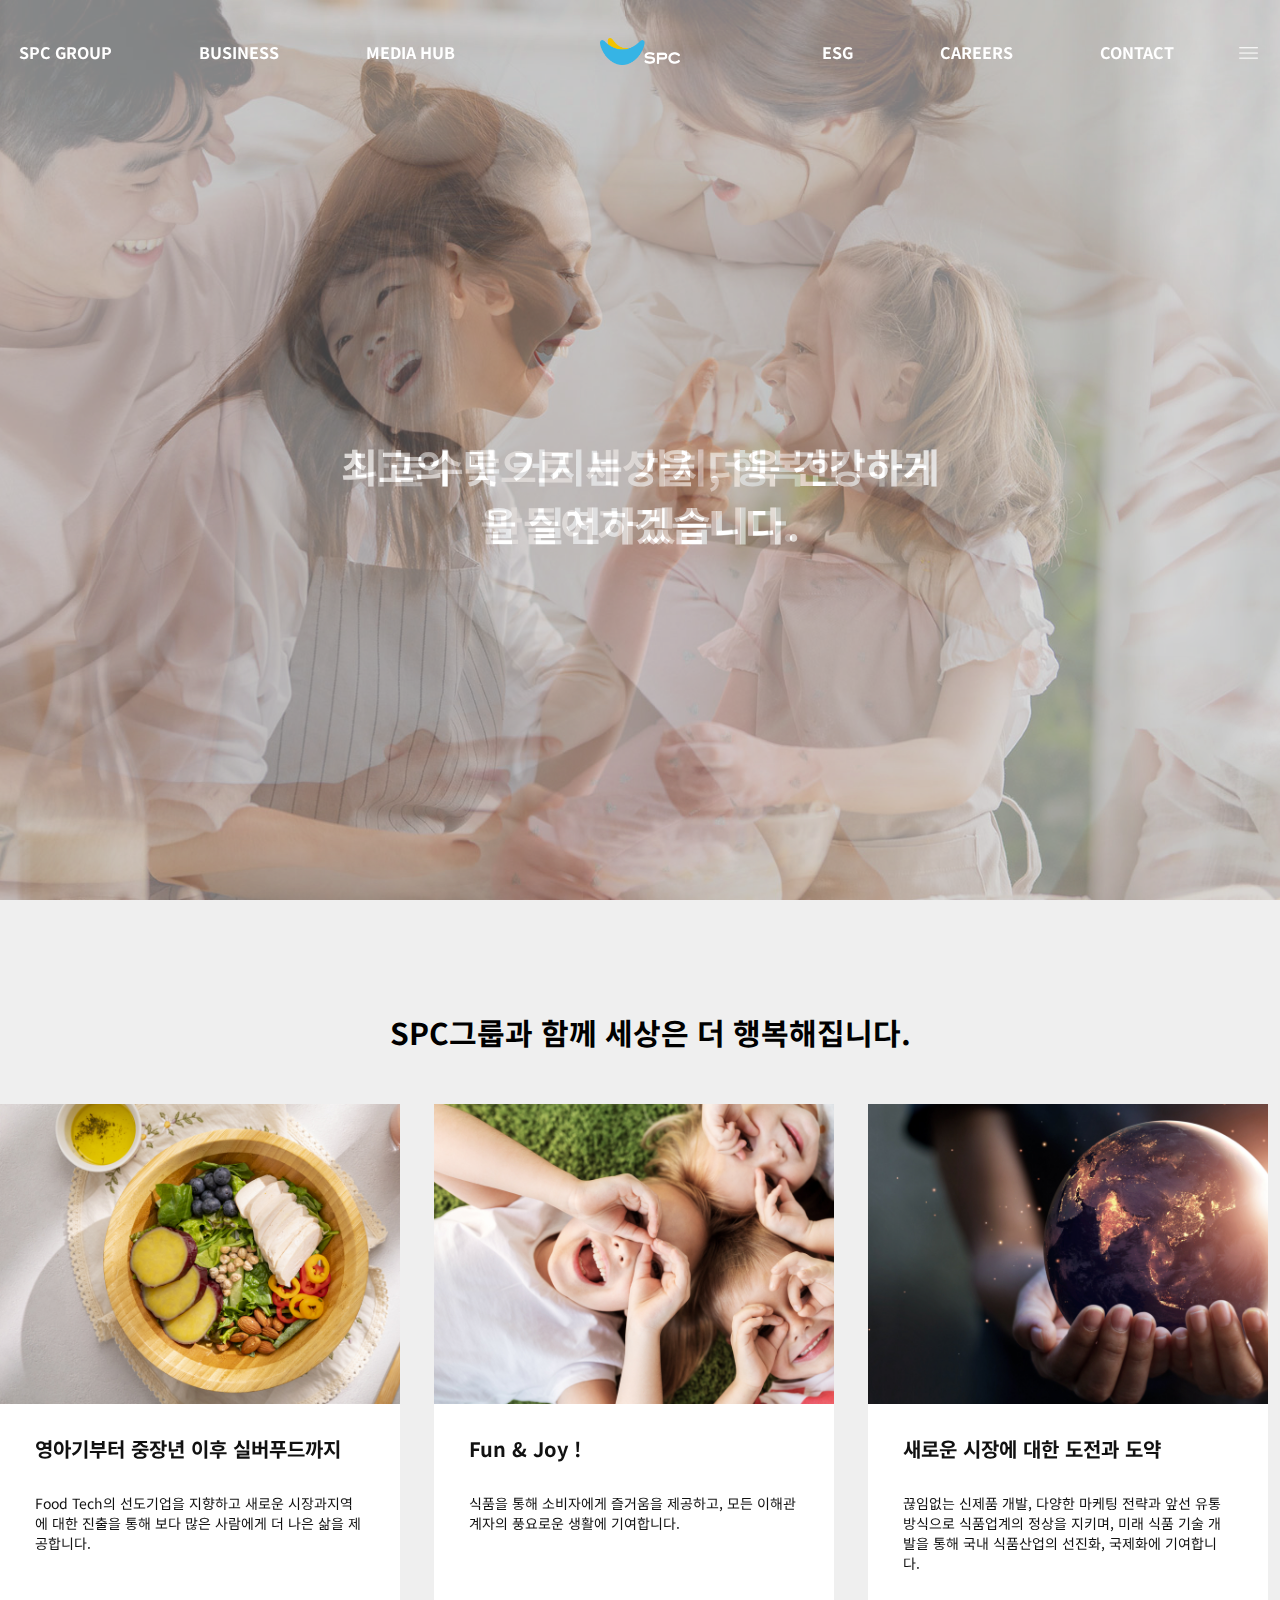
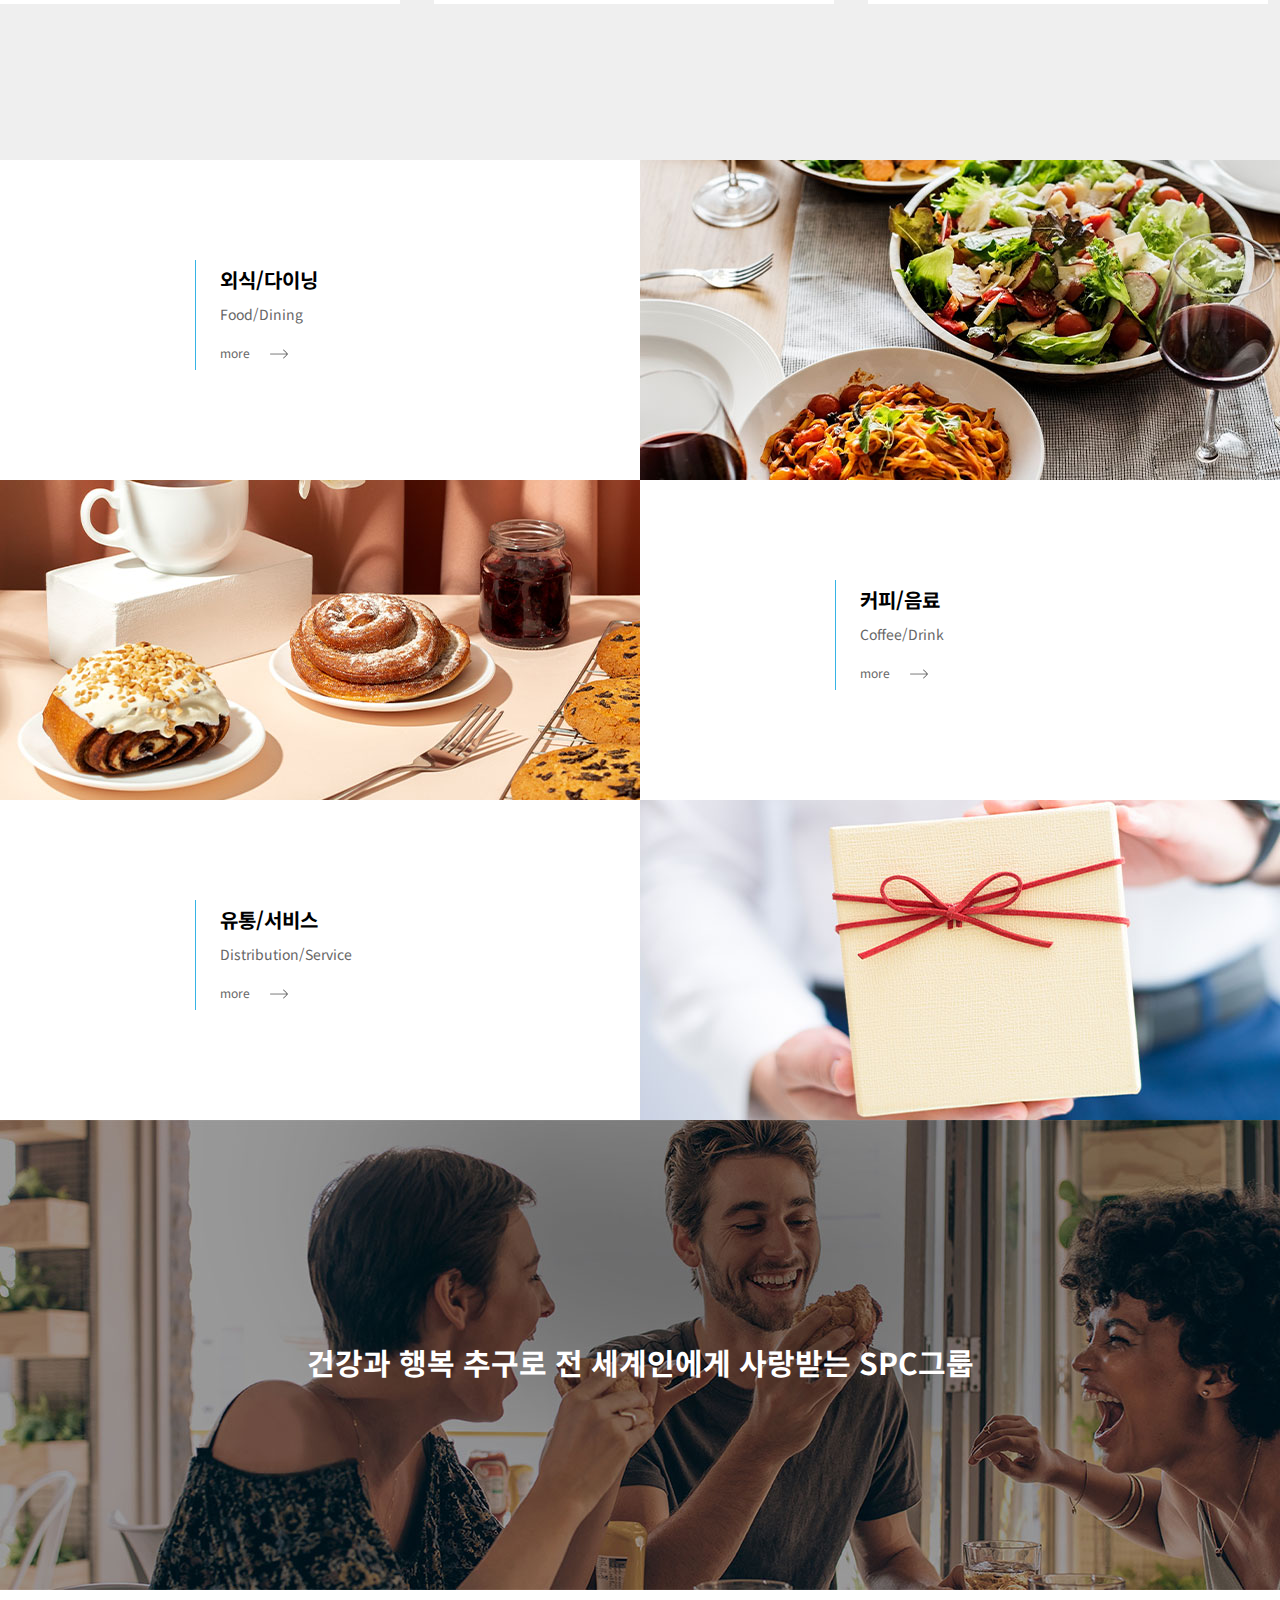
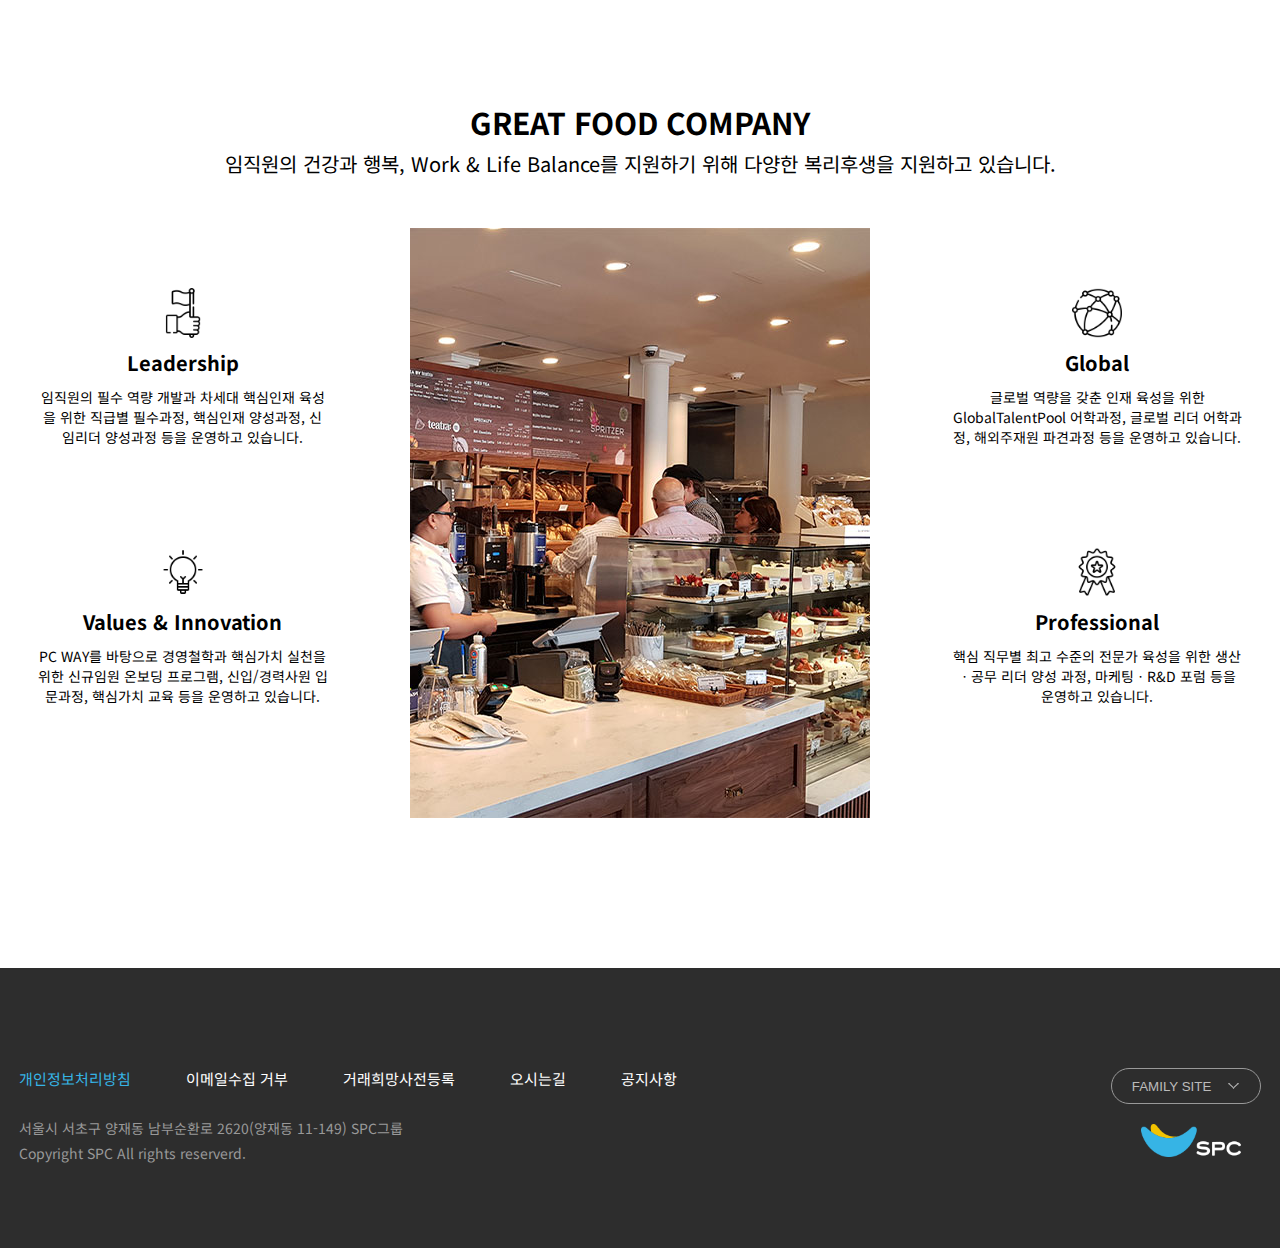
<file: index.html>
<!doctype html>
<html lang="ko">
<head>
<meta charset="UTF-8">
<title>spc</title>
<meta name="viewport" content="width=device-width, initial-scale=1">
<link rel="stylesheet" href="css/spc_header.css">
<link rel="stylesheet" href="css/spc_footer.css">
<link rel="stylesheet" href="css/spc.css">
<link rel="stylesheet" href="slickslider/slick.css">
<link rel="stylesheet" href="slickslider/slick-theme.css">
<script src="js/jquery-3.6.1.js"></script>
<script src="js/spc_header.js"></script>
<script src="js/spc.js"></script>
<script src="slickslider/slick.js"></script>
</head>

<body>
	<header>
		<div class="inner">
			<h1 class="logo">
			    <a href="index.html" target="_self"><span class="hide-txt">spc</span><img src="img/logo.png"></a>
			</h1>
			<nav>
				<ul class="gnb">
					<li class="left"><a href="spc_group.html" target="_self">SPC GROUP</a>
						<ul class="submenu">
							<li><a href="#">CEO 인사말</a></li>
							<li><a href="#">SPC WAY</a></li>
							<li><a href="#">연혁</a></li>
							<li><a href="#">CI</a></li>
						</ul>
					</li>
					<li class="left"><a href="spc_business.html" target="_self">BUSINESS</a>
						<ul class="submenu">
							<li><a href="#">글로벌</a></li>
							<li><a href="#">계열사</a></li>
							<li><a href="#">브랜드</a></li>
							<li><a href="#">R&amp;D</a></li>
						</ul>
					</li>
					<li class="left"><a href="spc_media.html" target="_self">MEDIA HUB</a>
						<ul class="submenu">
							<li><a href="#">패밀리채널</a></li>
							<li><a href="#">뉴스</a></li>
							<li><a href="#">SPC매거진</a></li>
							<li><a href="#">SNS</a></li>
							<li><a href="#">유튜브</a></li>
							<li><a href="#">CF</a></li>
						</ul>
					</li>
					<li class="right"><a href="spc_contact.html" target="_self">CONTACT</a>
						<ul class="submenu">
							<li><a href="#">창업정보</a></li>
							<li><a href="#">오시는길</a></li>
						</ul>
					</li>
					<li class="right"><a href="spc_careers.html" target="_self">CAREERS</a>
						<ul class="submenu">
							<li><a href="#">인재채용</a></li>
							<li><a href="#">인재양성</a></li>
						</ul>
					</li>
					<li class="right"><a href="spc_esg.html" target="_self">ESG</a>
						<ul class="submenu">
							<li><a href="#">SPC 행복한재단</a></li>
							<li><a href="#">사회공헌 소개</a></li>
							<li><a href="#">사회공헌 소식</a></li>
							<li><a href="#">정도경영</a></li>
							<li><a href="#">안전경영</a></li>
						</ul>
					</li>
				</ul>
			</nav>
			<div id="btn_lang">
				<div id="sitemapInner">
					<div>
						<div class="sitemap_txt">
							<div class="area">
								<div>
									<div class="txt_up">
										<button><i></i></button>
									</div>
								</div>
								<ul class="sitemap-1dep">
									<li>
										<a href="spc_group.html" target="_self"><h3>SPC GROUP</h3></a>
										<ul class="sitemap-2dep">
											<li><a href="spc_group.html" target="_self">CEO 인사말</a></li>
											<li><a href="spc_group.html" target="_self">SPC WAY</a></li>
											<li><a href="spc_group.html" target="_self">연혁</a></li>
											<li><a href="spc_group.html" target="_self">CI</a></li>
										</ul>
									</li>
									<li>
										<a href="spc_business.html" target="_self"><h3>BUSINESS</h3></a>
										<ul class="sitemap-2dep">
											<li><a href="spc_business.html" target="_self">글로벌</a></li>
											<li><a href="spc_business.html" target="_self">계열사</a></li>
											<li><a href="spc_business.html" target="_self">브랜드</a></li>
											<li><a href="spc_business.html" target="_self">R&amp;D</a></li>
										</ul>
									</li>
									<li>
										<a href="spc_media.html" target="_self"><h3>MEDIA HUB</h3></a>
										<ul class="sitemap-2dep">
											<li><a href="spc_media.html" target="_self">패밀리채널</a></li>
											<li><a href="spc_media.html" target="_self">뉴스</a></li>
											<li><a href="spc_media.html" target="_self">SPC매거진</a></li>
											<li><a href="spc_media.html" target="_self">SNS</a></li>
											<li><a href="spc_media.html" target="_self">유튜브</a></li>
											<li><a href="spc_media.html" target="_self">CF</a></li>
										</ul>
									</li>
									<li>
										<a href="spc_esg.html" target="_self"><h3>ESG</h3></a>
										<ul class="sitemap-2dep">
											<li><a href="spc_esg.html" target="_self">SPC 행복한재단</a></li>
											<li><a href="spc_esg.html" target="_self">사회공헌 소개</a></li>
											<li><a href="spc_esg.html" target="_self">사회공헌 소식</a></li>
											<li><a href="spc_esg.html" target="_self">정도경영</a></li>
											<li><a href="spc_esg.html" target="_self">안전경영</a></li>
										</ul>
									</li>
									<li>
										<a href="spc_careers.html" target="_self"><h3>CAREERS</h3></a>
										<ul class="sitemap-2dep">
											<li><a href="spc_careers.html" target="_self">인재채용</a></li>
											<li><a href="spc_careers.html" target="_self">인재양성</a></li>
										</ul>
									</li>
									<li>
										<a href="spc_contact.html" target="_self"><h3>CONTACT</h3></a>
										<ul class="sitemap-2dep">
											<li><a href="spc_contact.html" target="_self">창업정보</a></li>
											<li><a href="spc_contact.html" target="_self">오시는길</a></li>
										</ul>
									</li>
								</ul>
							</div>
						</div>
					</div>
				</div>
			</div>
		</div>
	</header>
	<section class="main_visual">
		<div id="slide-container">
			<div class="slide-group">
				<div class="slide">
					<div class="mainTxt">
						<p>나눌수록 커지는 가치, 행복한 나눔을 실천하겠습니다.</p>
					</div>
				</div>
				<div class="slide">
					<div class="mainTxt">
						<p>최고의 맛으로 세상을 더욱 건강하게 만들어가겠습니다.</p>
					</div>
				</div>
				<div class="slide">
					<div class="mainTxt">
						<p>건강과 행복 추구로 전 세계인에게 사랑받는 SPC그룹이 되겠습니다.</p>
					</div>
				</div>
			</div>
		</div>
	</section>
	<section class="section_cont1">
		<div class="cont1_container">
			<h2>SPC그룹과 함께 세상은 더 행복해집니다.</h2>
			<button class="slick-prev"></button>
			<div class="autoplay">
				<div>
					<a href="#">
						<div class="imgArea">
							<img src="img/slide-1.jpg">
						</div>
						<div class="txtArea">
							<h3 class="sub-tit">환경과 식품 안전을 최우선으로</h3>
							<p class="sub-txt">경제, 사회, 환경 등 각 분야에 걸친 체계적인 ESG경영전략과 목표를 바탕으로 미래가치의 창출과 지속가능한성장을 위해 노력합니다.</p>
						</div>
					</a>
				</div>
				<div>
					<a href="#">
						<div class="imgArea">
							<img src="img/slide-2.jpg">
						</div>
						<div class="txtArea">
							 <h3 class="sub-tit">영아기부터 중장년 이후 실버푸드까지</h3>
							 <p class="sub-txt">Food Tech의 선도기업을 지향하고 새로운 시장과지역에 대한 진출을 통해 보다 많은 사람에게 더 나은 삶을 제공합니다.</p>
						</div>
					</a>
				</div>
				<div>
					<a href="#">
						<div class="imgArea">
							<img src="img/slide-3.jpg">
						</div>
						<div class="txtArea">
							<h3 class="sub-tit">Fun &amp; Joy !</h3>
							<p class="sub-txt">식품을 통해 소비자에게 즐거움을 제공하고, 모든 이해관계자의 풍요로운 생활에 기여합니다.</p>
						</div>
					</a>
				</div>
				<div>
					<a href="#">
						<div class="imgArea">
							<img src="img/slide-4.jpg">
						</div>
						<div class="txtArea">
							<h3 class="sub-tit">새로운 시장에 대한 도전과 도약</h3>
							<p class="sub-txt">끊임없는 신제품 개발, 다양한 마케팅 전략과 앞선 유통 방식으로 식품업계의 정상을 지키며, 미래 식품 기술 개발을 통해 국내 식품산업의 선진화, 국제화에 기여합니다.</p>
						</div>
					</a>
				</div>
			</div>
			<button class="slick-next"></button>
		</div>
	</section>
	<section class="section_cont2">
        <div class="first">
            <div class="sect_left">
                <div>
                    <div class="txt2">
                        <h3>외식/다이닝</h3>
                        <p>Food/Dining</p>
                        <a class="arrow" href="spc_business.html#section_cont1" target="_self">more</a>
                    </div>
                </div>
            </div>
            <div class="sect_right"></div>
        </div>
        <div class="second">
            <div class="sect_left"></div>
            <div class="sect_right">
                <div>
                   <div class="txt2">
						<h3>커피/음료</h3>
						<p>Coffee/Drink</p>
						<a class="arrow" href="spc_business.html#section_cont2" target="_self">more</a>
                	</div>
				</div>
            </div>
        </div>
        <div class="third">
            <div class="sect_left">
                <div>
                   <div class="txt2">
						<h3>유통/서비스</h3>
						<p>Distribution/Service</p>
						<a class="arrow" href="spc_business.html#section_cont3" target="_self">more</a>
                	</div>
				</div>
            </div>
            <div class="sect_right"></div>
        </div>
    </section>
	<section class="section_cont3">
		<div class="cont3_bg">
			<h2>건강과 행복 추구로 전 세계인에게 사랑받는 SPC그룹</h2>
		</div>
	</section>
	<section class="section_cont4">
		<div>
			<h2>GREAT FOOD COMPANY</h2>
			<p>임직원의 건강과 행복, Work &amp; Life Balance를 지원하기 위해 다양한 복리후생을 지원하고 있습니다.</p>
			<div class="cont4_inner">
				<div class="cont4_left">
					<div>
						<div class="icon1"></div>
						<h3>Leadership</h3>
						<p>임직원의 필수 역량 개발과 차세대 핵심인재 육성을 위한 직급별 필수과정, 핵심인재 양성과정, 신임리더 양성과정 등을 운영하고 있습니다.</p>
					</div>
					<div>
						<div class="icon2"></div>
						<h3>Values &amp; Innovation</h3>
						<p>PC WAY를 바탕으로 경영철학과 핵심가치 실천을 위한 신규임원 온보딩 프로그램, 신입/경력사원 입문과정, 핵심가치 교육 등을 운영하고 있습니다.</p>
					</div>
				</div>
				<div class="cont4_right">
					<div>
						<div class="icon3"></div>
						<h3>Global</h3>
						<p>글로벌 역량을 갖춘 인재 육성을 위한 GlobalTalentPool 어학과정, 글로벌 리더 어학과정, 해외주재원 파견과정 등을 운영하고 있습니다.</p>
					</div>
					<div>
						<div class="icon4"></div>
						<h3>Professional</h3>
						<p>핵심 직무별 최고 수준의 전문가 육성을 위한 생산ㆍ공무 리더 양성 과정, 마케팅ㆍR&amp;D 포럼 등을 운영하고 있습니다.</p>
					</div>
				</div>
				<div class="cont4_bg"></div>
			</div>
		</div>
	</section>
	<footer>
		<div class="ft_inner">
			<div class="ft_left">
				<div class="ft_btn">
					<a href="#" class="first">개인정보처리방침</a>
					<a href="#">이메일수집 거부</a>
					<a href="#">거래희망사전등록</a>
					<a href="#">오시는길</a>
					<a href="#">공지사항</a>
				</div>
				<div class="ft_txt">
					<p>서울시 서초구 양재동 남부순환로 2620(양재동 11-149) SPC그룹</p>
					<p class="copy">Copyright SPC All rights reserverd.</p>
				</div>
			</div>
			<div class="ft_right">
				<select id="family" onChange="window.open(value)">
					<option value="#">FAMILY SITE</option>
					<option value="https://spcsamlip.co.kr/">SPC삼립</option>
					<option value="http://dining.spc.co.kr/">SPC외식브랜드</option>
					<option value="https://www.spcculinary.co.kr/">SPC컬리너리아카데미</option>
					<option value="https://www.spcgfs.co.kr/">SPC GFS</option>
					<option value="http://spcpack.co.kr/">SPC PACK</option>
				</select>
				<div></div>
			</div> 
		</div> 
	</footer>

</body>
</html>
</file>
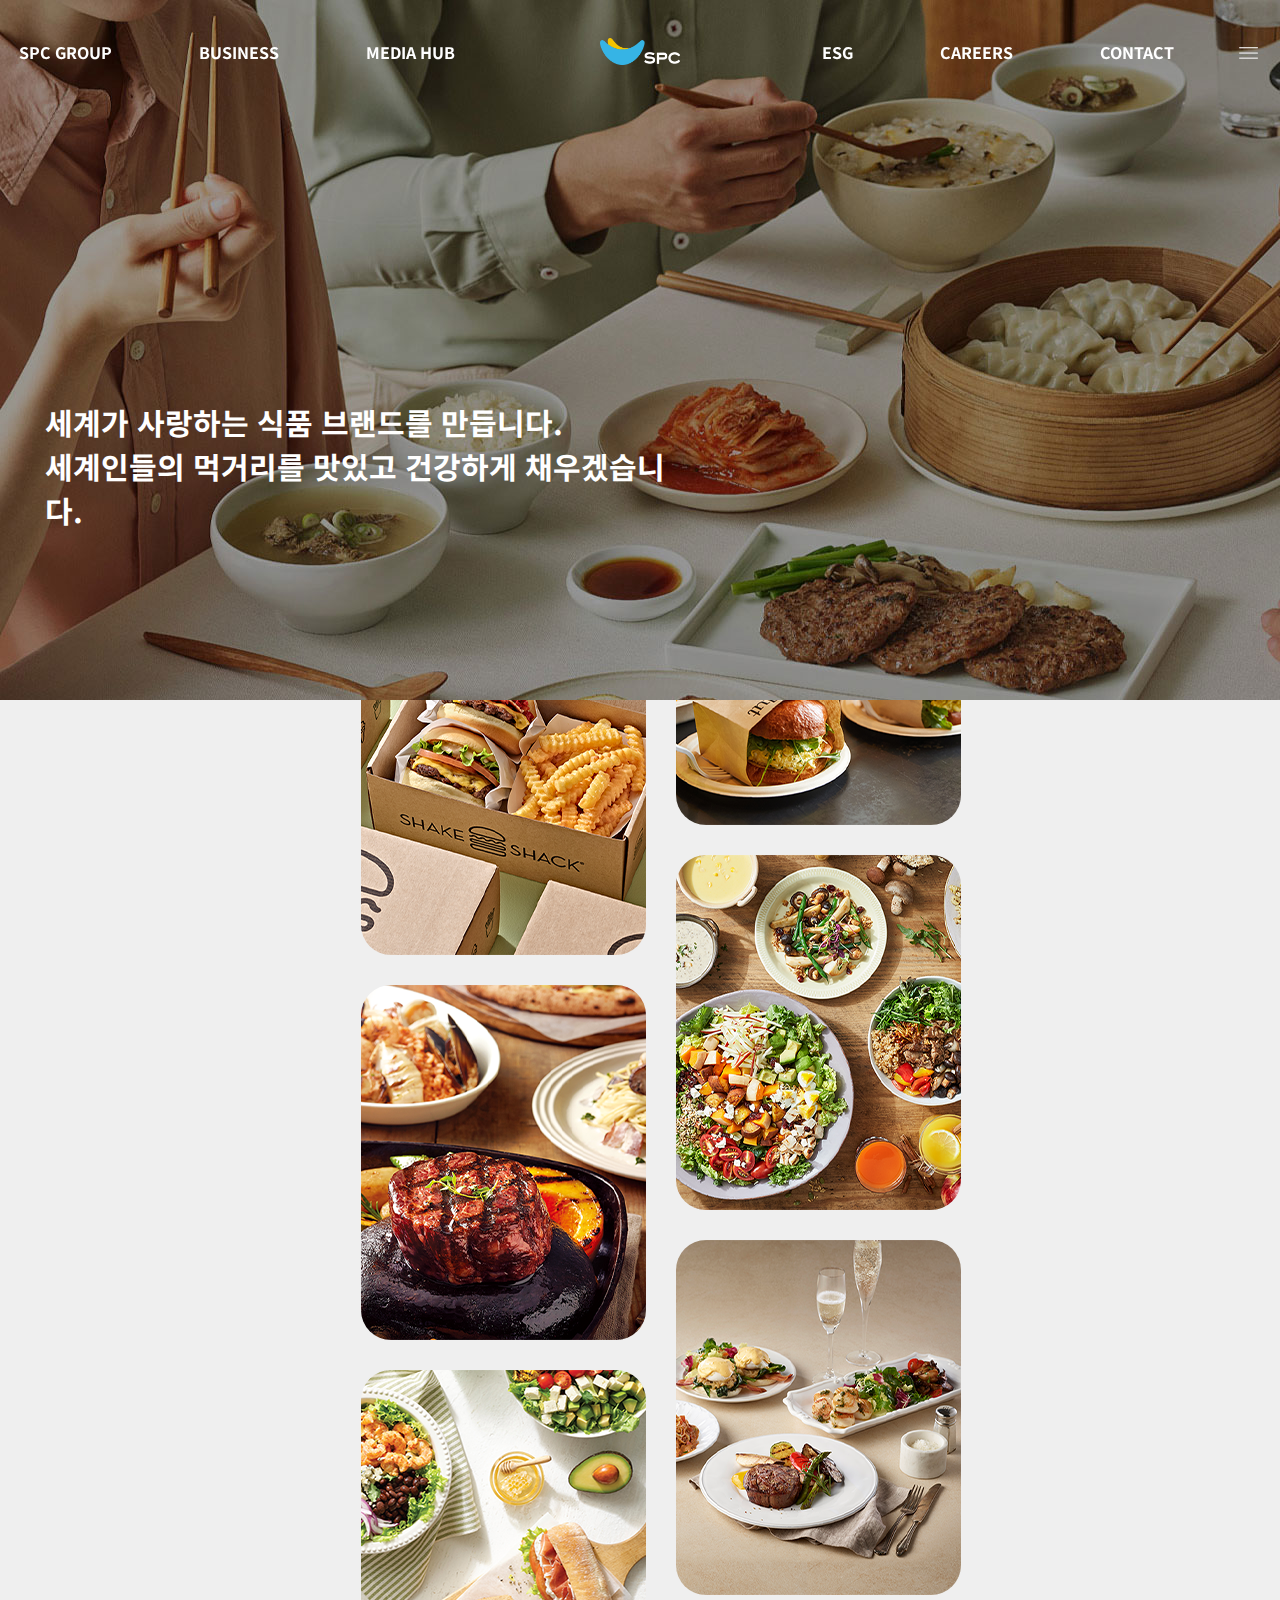
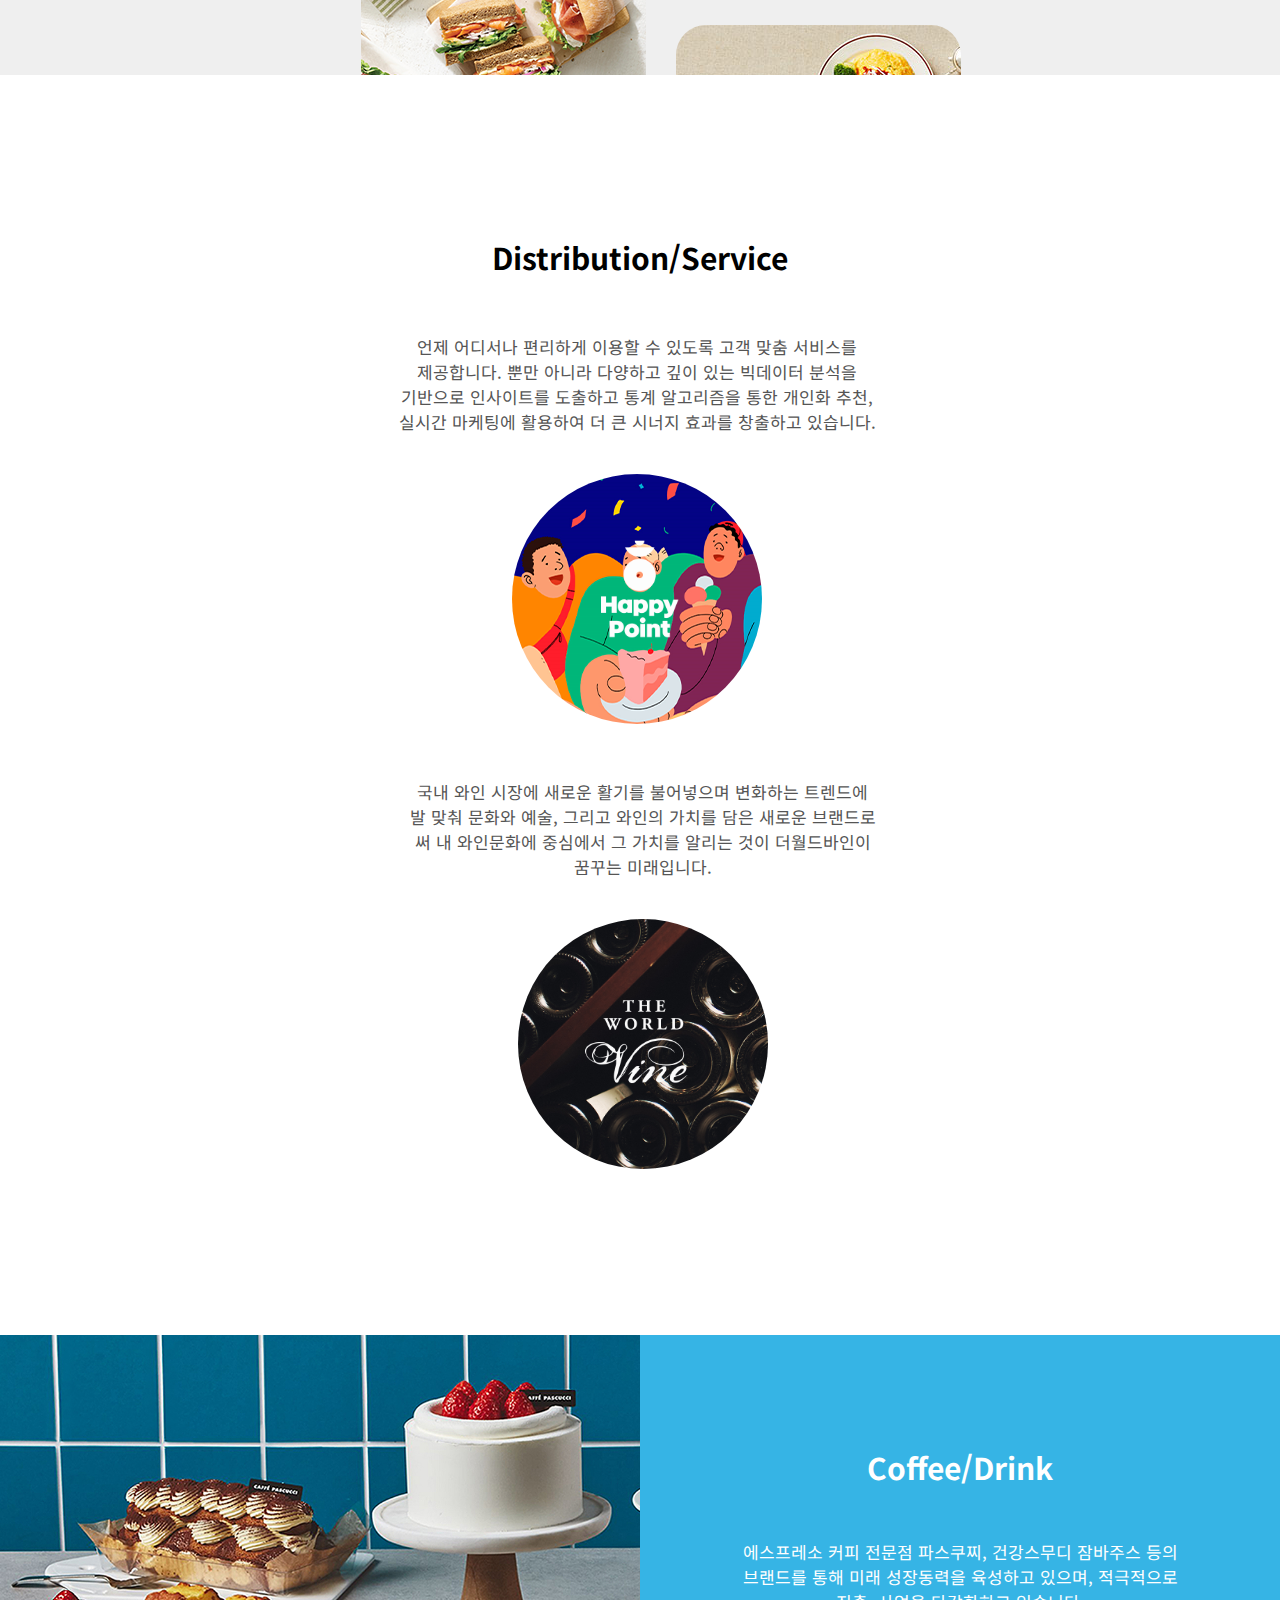
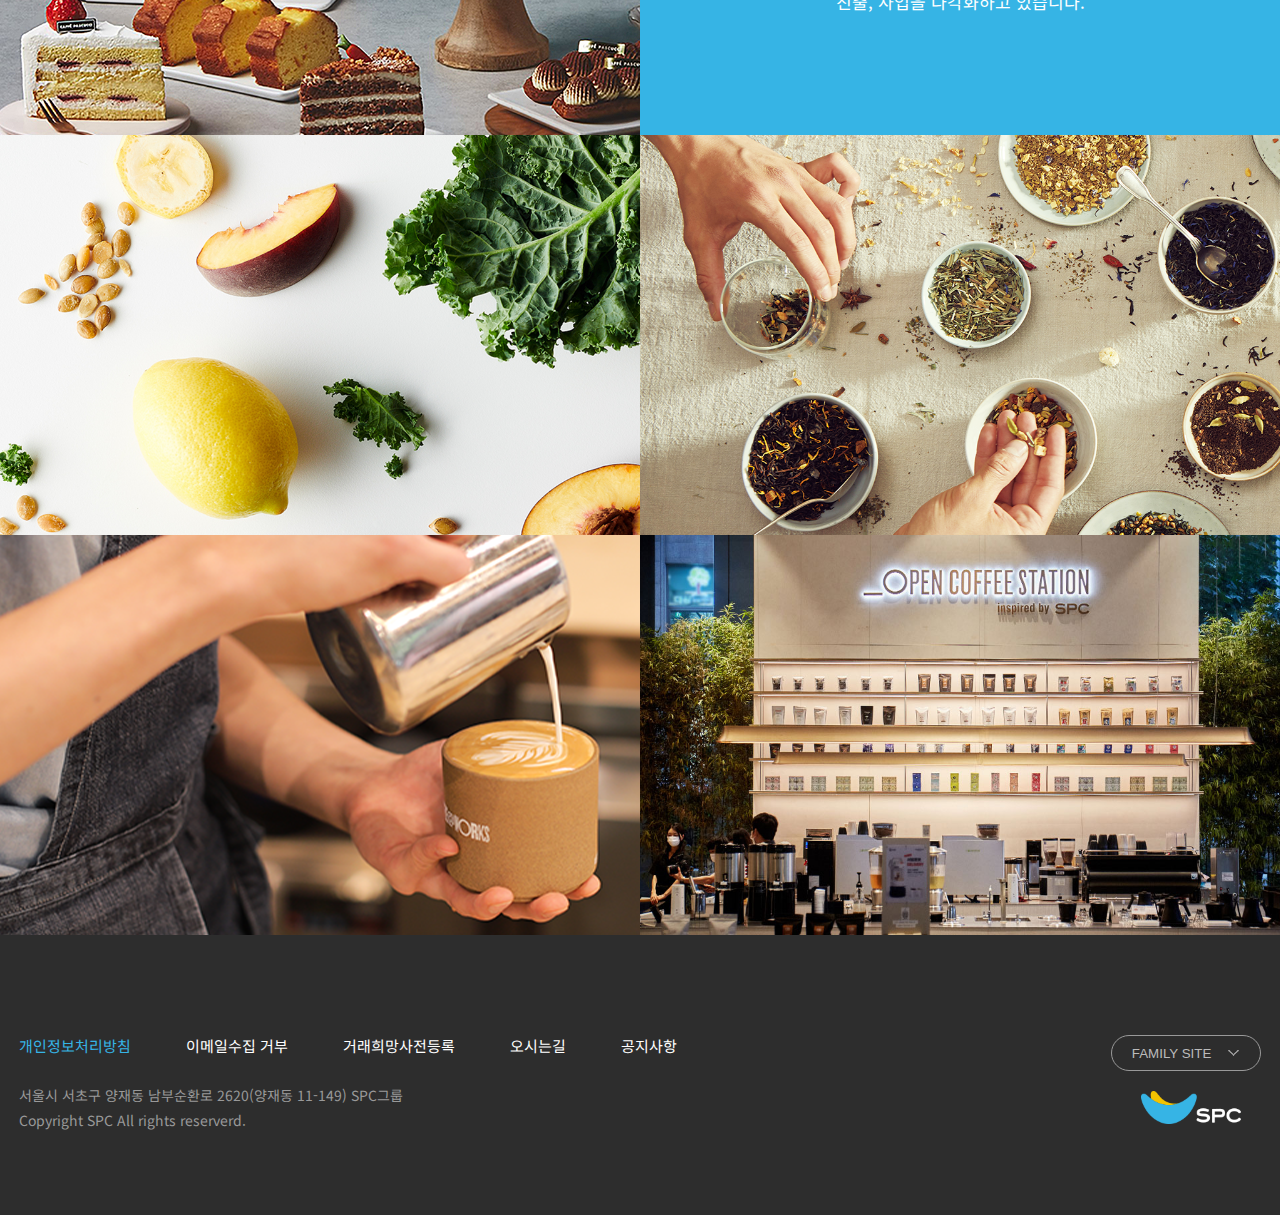
<file: spc_business.html>
<!doctype html>
<html lang="ko">
<head>
<meta charset="UTF-8">
<title>spc</title>
<meta name="viewport" content="width=device-width, initial-scale=1">
<link rel="stylesheet" href="css/spc_header.css">
<link rel="stylesheet" href="css/spc_footer.css">
<link rel="stylesheet" href="css/spc_business.css">
<script src="js/jquery-3.6.1.js"></script>
<script src="js/spc_header.js"></script>
</head>

<body>
	<header>
		<div class="inner">
			<h1 class="logo">
			    <a href="index.html" target="_self"><span class="hide-txt">spc</span><img src="img/logo.png"></a>
			</h1>
			<nav>
				<ul class="gnb">
					<li class="left"><a href="spc_group.html" target="_self">SPC GROUP</a>
						<ul class="submenu">
							<li><a href="#">CEO 인사말</a></li>
							<li><a href="#">SPC WAY</a></li>
							<li><a href="#">연혁</a></li>
							<li><a href="#">CI</a></li>
						</ul>
					</li>
					<li class="left"><a href="spc_business.html" target="_self">BUSINESS</a>
						<ul class="submenu">
							<li><a href="#">글로벌</a></li>
							<li><a href="#">계열사</a></li>
							<li><a href="#">브랜드</a></li>
							<li><a href="#">R&amp;D</a></li>
						</ul>
					</li>
					<li class="left"><a href="spc_media.html" target="_self">MEDIA HUB</a>
						<ul class="submenu">
							<li><a href="#">패밀리채널</a></li>
							<li><a href="#">뉴스</a></li>
							<li><a href="#">SPC매거진</a></li>
							<li><a href="#">SNS</a></li>
							<li><a href="#">유튜브</a></li>
							<li><a href="#">CF</a></li>
						</ul>
					</li>
					<li class="right"><a href="spc_contact.html" target="_self">CONTACT</a>
						<ul class="submenu">
							<li><a href="#">창업정보</a></li>
							<li><a href="#">오시는길</a></li>
						</ul>
					</li>
					<li class="right"><a href="spc_careers.html" target="_self">CAREERS</a>
						<ul class="submenu">
							<li><a href="#">인재채용</a></li>
							<li><a href="#">인재양성</a></li>
						</ul>
					</li>
					<li class="right"><a href="spc_esg.html" target="_self">ESG</a>
						<ul class="submenu">
							<li><a href="#">SPC 행복한재단</a></li>
							<li><a href="#">사회공헌 소개</a></li>
							<li><a href="#">사회공헌 소식</a></li>
							<li><a href="#">정도경영</a></li>
							<li><a href="#">안전경영</a></li>
						</ul>
					</li>
				</ul>
			</nav>
			<div id="btn_lang">
				<div id="sitemapInner">
					<div>
						<div class="sitemap_txt">
							<div class="area">
								<div>
									<div class="txt_up">
										<button><i></i></button>
									</div>
								</div>
								<ul class="sitemap-1dep">
									<li>
										<a href="spc_group.html" target="_self"><h3>SPC GROUP</h3></a>
										<ul class="sitemap-2dep">
											<li><a href="spc_group.html" target="_self">CEO 인사말</a></li>
											<li><a href="spc_group.html" target="_self">SPC WAY</a></li>
											<li><a href="spc_group.html" target="_self">연혁</a></li>
											<li><a href="spc_group.html" target="_self">CI</a></li>
										</ul>
									</li>
									<li>
										<a href="spc_business.html" target="_self"><h3>BUSINESS</h3></a>
										<ul class="sitemap-2dep">
											<li><a href="spc_business.html" target="_self">글로벌</a></li>
											<li><a href="spc_business.html" target="_self">계열사</a></li>
											<li><a href="spc_business.html" target="_self">브랜드</a></li>
											<li><a href="spc_business.html" target="_self">R&amp;D</a></li>
										</ul>
									</li>
									<li>
										<a href="spc_media.html" target="_self"><h3>MEDIA HUB</h3></a>
										<ul class="sitemap-2dep">
											<li><a href="spc_media.html" target="_self">패밀리채널</a></li>
											<li><a href="spc_media.html" target="_self">뉴스</a></li>
											<li><a href="spc_media.html" target="_self">SPC매거진</a></li>
											<li><a href="spc_media.html" target="_self">SNS</a></li>
											<li><a href="spc_media.html" target="_self">유튜브</a></li>
											<li><a href="spc_media.html" target="_self">CF</a></li>
										</ul>
									</li>
									<li>
										<a href="spc_esg.html" target="_self"><h3>ESG</h3></a>
										<ul class="sitemap-2dep">
											<li><a href="spc_esg.html" target="_self">SPC 행복한재단</a></li>
											<li><a href="spc_esg.html" target="_self">사회공헌 소개</a></li>
											<li><a href="spc_esg.html" target="_self">사회공헌 소식</a></li>
											<li><a href="spc_esg.html" target="_self">정도경영</a></li>
											<li><a href="spc_esg.html" target="_self">안전경영</a></li>
										</ul>
									</li>
									<li>
										<a href="spc_careers.html" target="_self"><h3>CAREERS</h3></a>
										<ul class="sitemap-2dep">
											<li><a href="spc_careers.html" target="_self">인재채용</a></li>
											<li><a href="spc_careers.html" target="_self">인재양성</a></li>
										</ul>
									</li>
									<li>
										<a href="spc_contact.html" target="_self"><h3>CONTACT</h3></a>
										<ul class="sitemap-2dep">
											<li><a href="spc_contact.html" target="_self">창업정보</a></li>
											<li><a href="spc_contact.html" target="_self">오시는길</a></li>
										</ul>
									</li>
								</ul>
							</div>
						</div>
					</div>
				</div>
			</div>
		</div>
	</header>
	<section class="visual">
		<div>
			<div>
				<h2>세계가 사랑하는 식품 브랜드를 만듭니다.</h2>
				<h2>세계인들의 먹거리를 맛있고 건강하게 채우겠습니다.</h2>
			</div>
		</div>
	</section>
	<section id="section_cont1">
        <div class="wrap">
            <div class="lf-box">
                <h3>Food/Dining</h3>
                <p>1995년 첨단 자동화시스템을 갖춘 시화공장 준공을 계기로 식품 위생과 안전에 만전을 기하며 더욱 신뢰받는 기업이 되고자 노력하고 있습니다. 아울러 최고 수준의 식품생명공학기업이라는 새로운 비전을 수립하고, 기존 사업의 핵심역량을 지속적으로 강화하면서 외식 프랜차이즈 사업으로 사업다각화를 적극적으로 추진하고 있습니다. 오랜 기술과 경험, 노하우를 기반으로 끊임없이 노력하여 식품산업을 선도하는 세계적 기업으로 성장하고 있습니다.</p>
            </div>
            <div class="rt-box">
                <div class="slide-wrap">
                    <ul class="profile">
                        <li>
                            <div class="img-box1"></div>
                        </li>
                        <li>
                            <div class="img-box2"></div>
                        </li>
                        <li>
                            <div class="img-box3"></div>
                        </li>
                        <li>
                            <div class="img-box4"></div>
                        </li>
                        <li>
                            <div class="img-box5"></div>
                        </li>
                        <li>
                            <div class="img-box6"></div>
                        </li>
                        <li>
                            <div class="img-box7"></div>
                        </li>
                        <li>
                            <div class="img-box8"></div>
                        </li>
                        <li>
                            <div class="img-box9"></div>
                        </li>
                        <li>
                            <div class="img-box10"></div>
                        </li>
                        <li>
                            <div class="img-box11"></div>
                        </li>
                        <li>
                            <div class="img-box12"></div>
                        </li>
                        <li>
                            <div class="img-box13"></div>
                        </li>
                    </ul>
                </div>
            </div>
        </div>
    </section>
	<section id="section_cont2">
		<div class="wrap">
			<h3>Distribution/Service</h3>
			<div class="cont2-left">
				<p>언제 어디서나 편리하게 이용할 수 있도록 고객 맞춤 서비스를<br>제공합니다. 뿐만 아니라 다양하고 깊이 있는 빅데이터 분석을<br>기반으로 인사이트를 도출하고 통계 알고리즘을 통한 개인화 추천, 실시간 마케팅에 활용하여 더 큰 시너지 효과를 창출하고 있습니다.</p>
				<div class="img-round">
					<div class="img-logo"></div>
				</div>
			</div>
			<div class="cont2-right">
				<p>국내 와인 시장에 새로운 활기를 불어넣으며 변화하는 트렌드에<br>발 맞춰 문화와 예술, 그리고 와인의 가치를 담은 새로운 브랜드로써 내 와인문화에 중심에서 그 가치를 알리는 것이 더월드바인이<br>꿈꾸는 미래입니다.</p>
				<div class="img-round">
					<div class="img-logo"></div>
				</div>
			</div>
		</div>
	</section>
	<section id="section_cont3">
		<ul class="navigation">
			<li>
				<a href="#">COFFEE</a>
				<span class="line2"></span>
			</li>
			<li>
				<a href="#">JUICE</a>
				<span class="line2"></span>
			</li>
			<li>
				<a href="#">TEA</a>
				<span class="line2"></span>
			</li>
		</ul>
		<div class="stage1">
            <div class="stage_lf">
                <div class="stage_bg">
					<div class="cover">
						<div class="cont3_logo"></div>
					</div>
				</div>
            </div>
            <div class="stage_rt">
            	<div class="stage_bg2">
					<div class="txt">
						<h3>Coffee/Drink</h3>
						<p>에스프레소 커피 전문점 파스쿠찌, 건강스무디 잠바주스 등의<br>브랜드를 통해 미래 성장동력을 육성하고 있으며, 적극적으로<br>진출, 사업을 다각화하고 있습니다.</p>
					</div>
				</div>
            </div>
        </div>
        <div class="stage2">
            <div class="stage_lf">
                <div class="stage_bg">
					<div class="cover">
						<div class="cont3_logo"></div>
					</div>
				</div>
            </div>
			<div class="stage_rt">
				<div class="stage_bg2">
					<div class="cover2">
						<div class="cont3_logo2"></div>
					</div>
				</div>
			</div>
        </div>
        <div class="stage3">
            <div class="stage_lf">
                <div class="stage_bg">
					<div class="cover">
						<div class="cont3_logo"></div>
					</div>
				</div>
            </div>
			<div class="stage_rt">
				<div class="stage_bg2">
					<div class="cover2">
						<div class="cont3_logo2"></div>
					</div>
				</div>
			</div>
        </div>
	</section>
	<footer>
		<div class="ft_inner">
			<div class="ft_left">
				<div class="ft_btn">
					<a href="#" class="first">개인정보처리방침</a>
					<a href="#">이메일수집 거부</a>
					<a href="#">거래희망사전등록</a>
					<a href="#">오시는길</a>
					<a href="#">공지사항</a>
				</div>
				<div class="ft_txt">
					<p>서울시 서초구 양재동 남부순환로 2620(양재동 11-149) SPC그룹</p>
					<p class="copy">Copyright SPC All rights reserverd.</p>
				</div>
			</div>
			<div class="ft_right">
				<select id="family" onChange="window.open(value)">
					<option value="#">FAMILY SITE</option>
					<option value="https://spcsamlip.co.kr/">SPC삼립</option>
					<option value="http://dining.spc.co.kr/">SPC외식브랜드</option>
					<option value="https://www.spcculinary.co.kr/">SPC컬리너리아카데미</option>
					<option value="https://www.spcgfs.co.kr/">SPC GFS</option>
					<option value="http://spcpack.co.kr/">SPC PACK</option>
				</select>
				<div></div>
			</div> 
		</div> 
	</footer>

</body>
</html>
</file>
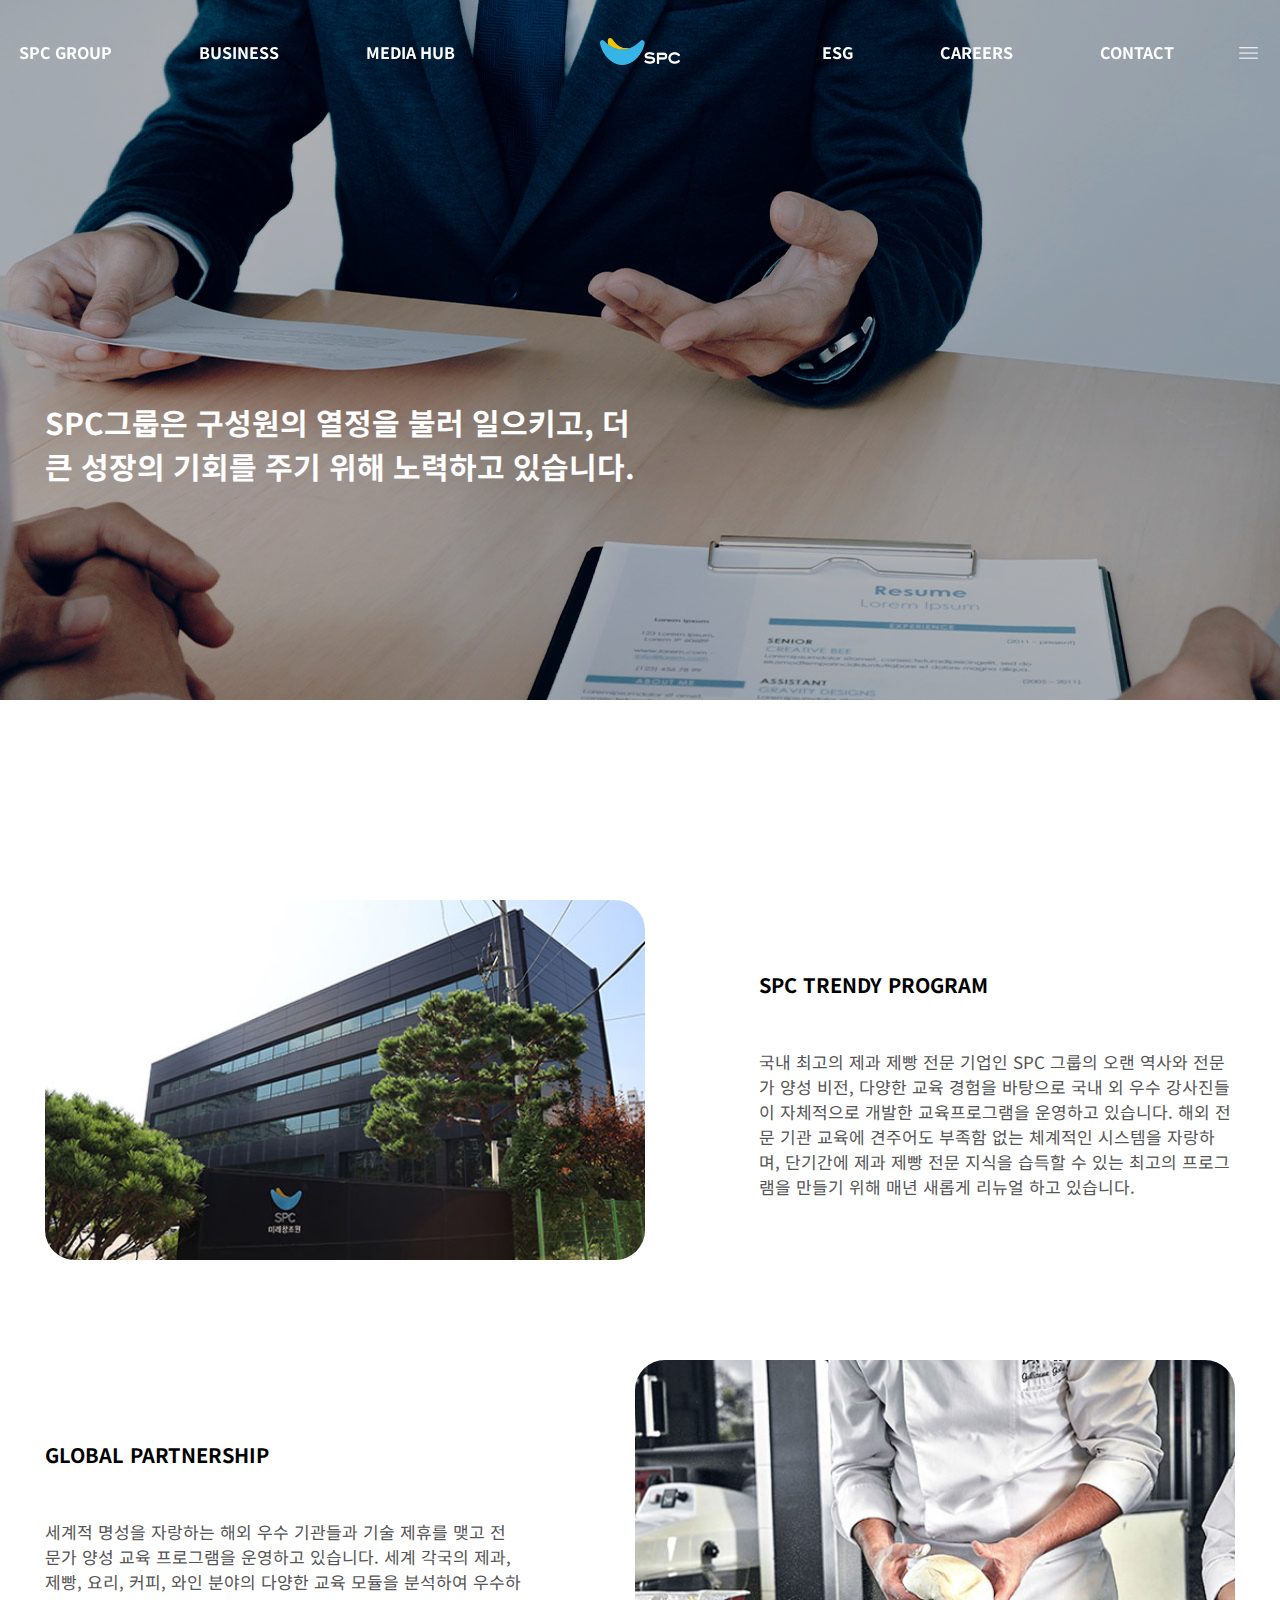
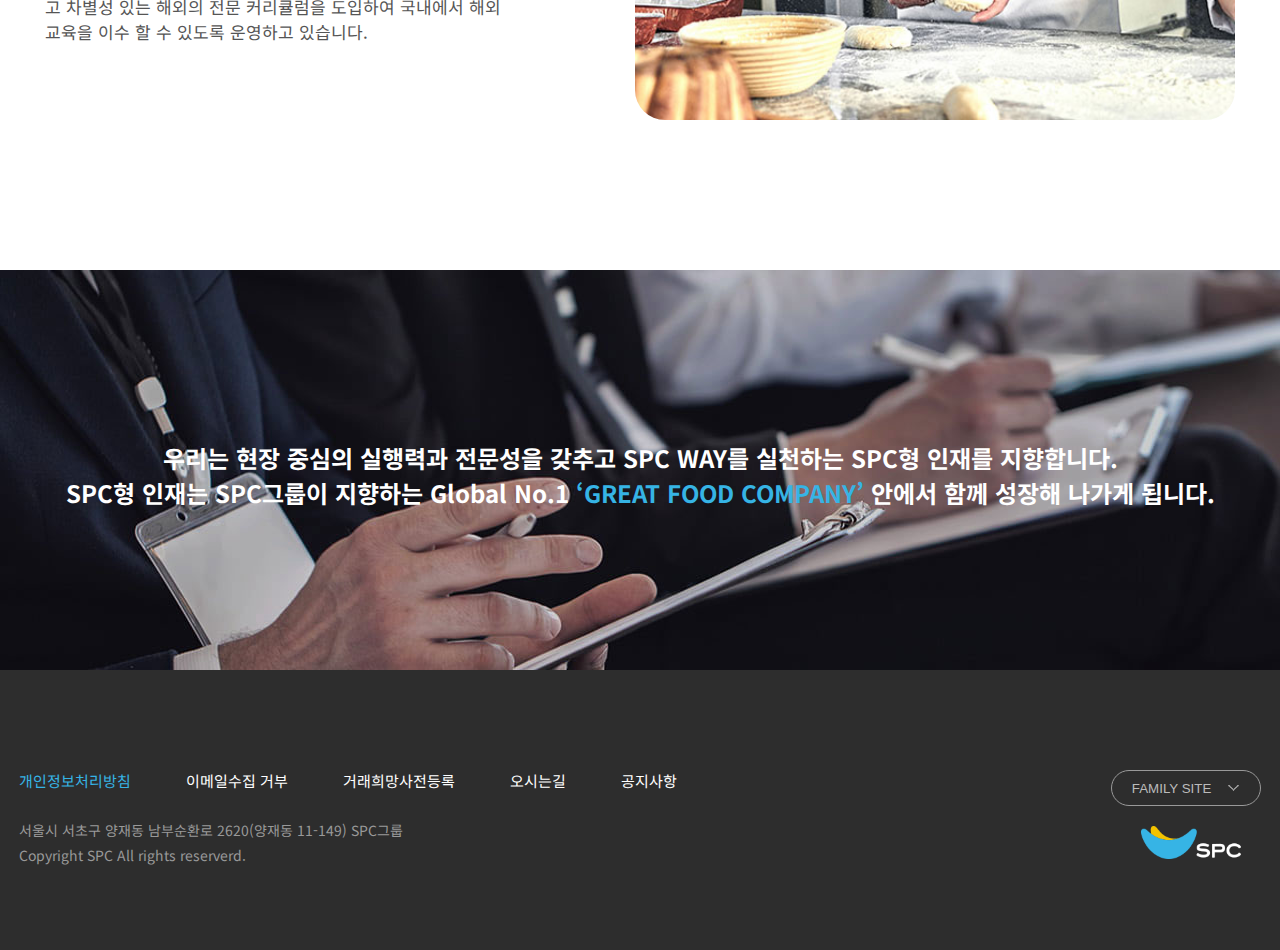
<file: spc_careers.html>
<!doctype html>
<html lang="ko">
<head>
<meta charset="UTF-8">
<title>spc</title>
<meta name="viewport" content="width=device-width, initial-scale=1">
<link rel="stylesheet" href="css/spc_header.css">
<link rel="stylesheet" href="css/spc_footer.css">
<link rel="stylesheet" href="css/spc_careers.css">
<script src="js/jquery-3.6.1.js"></script>
<script src="js/spc_header.js"></script>
</head>

<body>
	<header>
		<div class="inner">
			<h1 class="logo">
			    <a href="index.html" target="_self"><span class="hide-txt">spc</span><img src="img/logo.png"></a>
			</h1>
			<nav>
				<ul class="gnb">
					<li class="left"><a href="spc_group.html" target="_self">SPC GROUP</a>
						<ul class="submenu">
							<li><a href="#">CEO 인사말</a></li>
							<li><a href="#">SPC WAY</a></li>
							<li><a href="#">연혁</a></li>
							<li><a href="#">CI</a></li>
						</ul>
					</li>
					<li class="left"><a href="spc_business.html" target="_self">BUSINESS</a>
						<ul class="submenu">
							<li><a href="#">글로벌</a></li>
							<li><a href="#">계열사</a></li>
							<li><a href="#">브랜드</a></li>
							<li><a href="#">R&amp;D</a></li>
						</ul>
					</li>
					<li class="left"><a href="spc_media.html" target="_self">MEDIA HUB</a>
						<ul class="submenu">
							<li><a href="#">패밀리채널</a></li>
							<li><a href="#">뉴스</a></li>
							<li><a href="#">SPC매거진</a></li>
							<li><a href="#">SNS</a></li>
							<li><a href="#">유튜브</a></li>
							<li><a href="#">CF</a></li>
						</ul>
					</li>
					<li class="right"><a href="spc_contact.html" target="_self">CONTACT</a>
						<ul class="submenu">
							<li><a href="#">창업정보</a></li>
							<li><a href="#">오시는길</a></li>
						</ul>
					</li>
					<li class="right"><a href="spc_careers.html" target="_self">CAREERS</a>
						<ul class="submenu">
							<li><a href="#">인재채용</a></li>
							<li><a href="#">인재양성</a></li>
						</ul>
					</li>
					<li class="right"><a href="spc_esg.html" target="_self">ESG</a>
						<ul class="submenu">
							<li><a href="#">SPC 행복한재단</a></li>
							<li><a href="#">사회공헌 소개</a></li>
							<li><a href="#">사회공헌 소식</a></li>
							<li><a href="#">정도경영</a></li>
							<li><a href="#">안전경영</a></li>
						</ul>
					</li>
				</ul>
			</nav>
			<div id="btn_lang">
				<div id="sitemapInner">
					<div>
						<div class="sitemap_txt">
							<div class="area">
								<div>
									<div class="txt_up">
										<button><i></i></button>
									</div>
								</div>
								<ul class="sitemap-1dep">
									<li>
										<a href="spc_group.html" target="_self"><h3>SPC GROUP</h3></a>
										<ul class="sitemap-2dep">
											<li><a href="spc_group.html" target="_self">CEO 인사말</a></li>
											<li><a href="spc_group.html" target="_self">SPC WAY</a></li>
											<li><a href="spc_group.html" target="_self">연혁</a></li>
											<li><a href="spc_group.html" target="_self">CI</a></li>
										</ul>
									</li>
									<li>
										<a href="spc_business.html" target="_self"><h3>BUSINESS</h3></a>
										<ul class="sitemap-2dep">
											<li><a href="spc_business.html" target="_self">글로벌</a></li>
											<li><a href="spc_business.html" target="_self">계열사</a></li>
											<li><a href="spc_business.html" target="_self">브랜드</a></li>
											<li><a href="spc_business.html" target="_self">R&amp;D</a></li>
										</ul>
									</li>
									<li>
										<a href="spc_media.html" target="_self"><h3>MEDIA HUB</h3></a>
										<ul class="sitemap-2dep">
											<li><a href="spc_media.html" target="_self">패밀리채널</a></li>
											<li><a href="spc_media.html" target="_self">뉴스</a></li>
											<li><a href="spc_media.html" target="_self">SPC매거진</a></li>
											<li><a href="spc_media.html" target="_self">SNS</a></li>
											<li><a href="spc_media.html" target="_self">유튜브</a></li>
											<li><a href="spc_media.html" target="_self">CF</a></li>
										</ul>
									</li>
									<li>
										<a href="spc_esg.html" target="_self"><h3>ESG</h3></a>
										<ul class="sitemap-2dep">
											<li><a href="spc_esg.html" target="_self">SPC 행복한재단</a></li>
											<li><a href="spc_esg.html" target="_self">사회공헌 소개</a></li>
											<li><a href="spc_esg.html" target="_self">사회공헌 소식</a></li>
											<li><a href="spc_esg.html" target="_self">정도경영</a></li>
											<li><a href="spc_esg.html" target="_self">안전경영</a></li>
										</ul>
									</li>
									<li>
										<a href="spc_careers.html" target="_self"><h3>CAREERS</h3></a>
										<ul class="sitemap-2dep">
											<li><a href="spc_careers.html" target="_self">인재채용</a></li>
											<li><a href="spc_careers.html" target="_self">인재양성</a></li>
										</ul>
									</li>
									<li>
										<a href="spc_contact.html" target="_self"><h3>CONTACT</h3></a>
										<ul class="sitemap-2dep">
											<li><a href="spc_contact.html" target="_self">창업정보</a></li>
											<li><a href="spc_contact.html" target="_self">오시는길</a></li>
										</ul>
									</li>
								</ul>
							</div>
						</div>
					</div>
				</div>
			</div>
		</div>
	</header>
	<section class="visual">
		<div>
			<div class="cover">
				<div>
					<h2>SPC그룹은 구성원의 열정을 불러 일으키고, 더 큰 성장의 기회를 주기 위해 노력하고 있습니다.</h2>
				</div>
			</div>
		</div>
	</section>
	<section class="section_cont1">
		<div>
            <div class="cont1_first">
                <div class="cont1_left"></div>
                <div class="cont1_right">
                	<h3>SPC TRENDY PROGRAM</h3>
                    <p>국내 최고의 제과 제빵 전문 기업인 SPC 그룹의 오랜 역사와 전문가 양성 비전, 다양한 교육 경험을 바탕으로 국내 외 우수 강사진들이 자체적으로 개발한 교육프로그램을 운영하고 있습니다. 해외 전문 기관 교육에 견주어도 부족함 없는 체계적인 시스템을 자랑하며, 단기간에 제과 제빵 전문 지식을 습득할 수 있는 최고의 프로그램을 만들기 위해 매년 새롭게 리뉴얼 하고 있습니다.</p>
                </div>
            </div>
            <div class="cont1_second">
                <div class="cont1_left">
                	<h3>GLOBAL PARTNERSHIP</h3>
                    <p>세계적 명성을 자랑하는 해외 우수 기관들과 기술 제휴를 맺고 전문가 양성 교육 프로그램을 운영하고 있습니다. 세계 각국의 제과, 제빵, 요리, 커피, 와인 분야의 다양한 교육 모듈을 분석하여 우수하고 차별성 있는 해외의 전문 커리큘럼을 도입하여 국내에서 해외 교육을 이수 할 수 있도록 운영하고 있습니다.</p>
                </div>
                <div class="cont1_right"></div>
            </div>
        </div>
	</section>
	<section class="section_cont2">
		<div class="cont2_bg">
			<h3>우리는 현장 중심의 실행력과 전문성을 갖추고 SPC WAY를 실천하는 SPC형 인재를 지향합니다.<br>SPC형 인재는 SPC그룹이 지향하는 Global No.1 <span class="color">‘GREAT FOOD COMPANY’</span> 안에서 함께 성장해 나가게 됩니다.</h3>
        </div>
	</section>
	<footer>
		<div class="ft_inner">
			<div class="ft_left">
				<div class="ft_btn">
					<a href="#" class="first">개인정보처리방침</a>
					<a href="#">이메일수집 거부</a>
					<a href="#">거래희망사전등록</a>
					<a href="#">오시는길</a>
					<a href="#">공지사항</a>
				</div>
				<div class="ft_txt">
					<p>서울시 서초구 양재동 남부순환로 2620(양재동 11-149) SPC그룹</p>
					<p class="copy">Copyright SPC All rights reserverd.</p>
				</div>
			</div>
			<div class="ft_right">
				<select id="family" onChange="window.open(value)">
					<option value="#">FAMILY SITE</option>
					<option value="https://spcsamlip.co.kr/">SPC삼립</option>
					<option value="http://dining.spc.co.kr/">SPC외식브랜드</option>
					<option value="https://www.spcculinary.co.kr/">SPC컬리너리아카데미</option>
					<option value="https://www.spcgfs.co.kr/">SPC GFS</option>
					<option value="http://spcpack.co.kr/">SPC PACK</option>
				</select>
				<div></div>
			</div> 
		</div> 
	</footer>

</body>
</html>
</file>
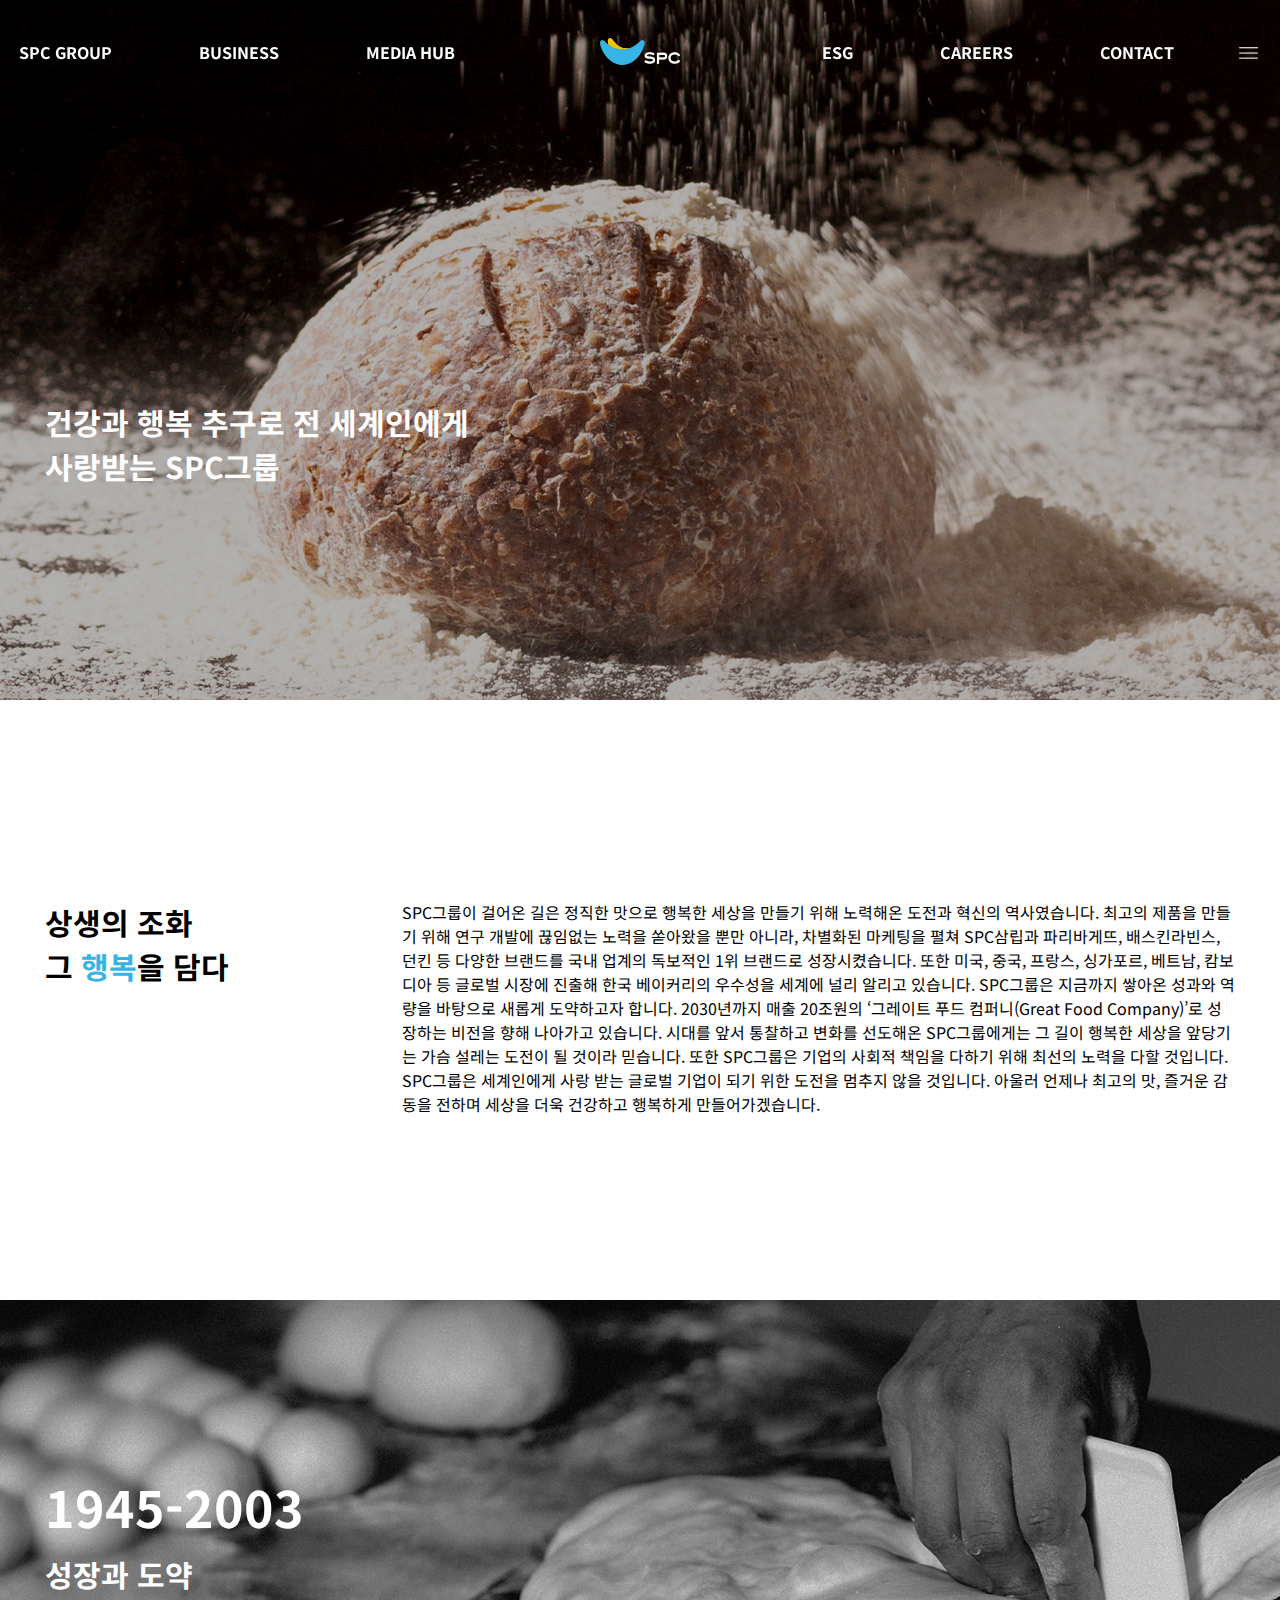
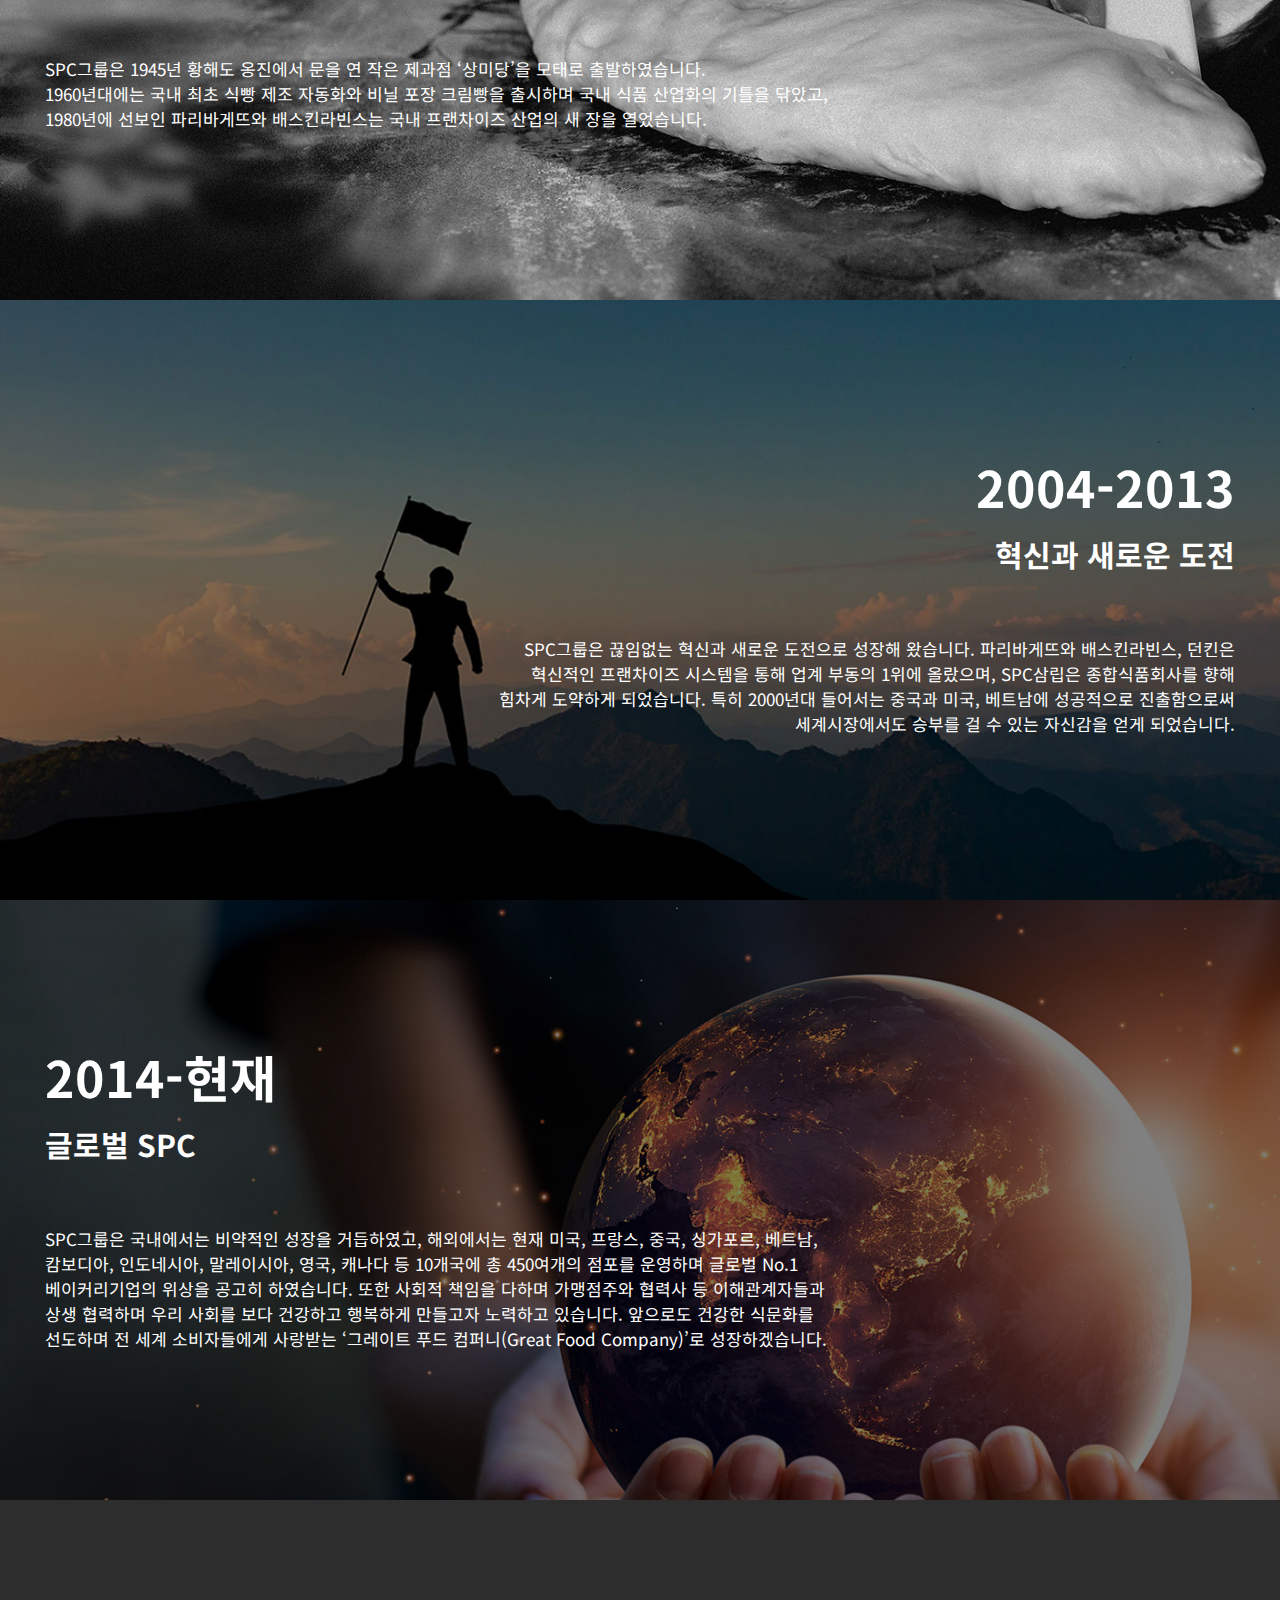
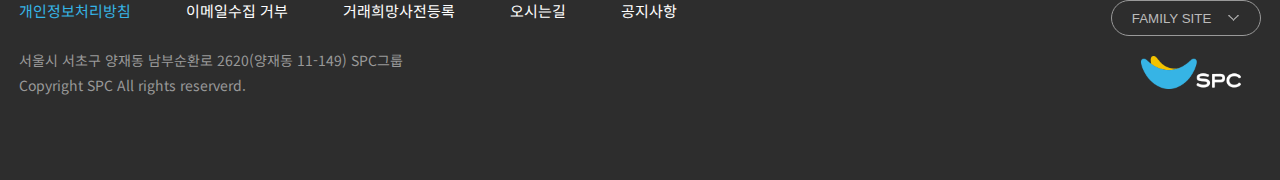
<file: spc_group.html>
<!doctype html>
<html lang="ko">
<head>
<meta charset="UTF-8">
<title>spc</title>
<meta name="viewport" content="width=device-width, initial-scale=1">
<link rel="stylesheet" href="css/spc_header.css">
<link rel="stylesheet" href="css/spc_footer.css">
<link rel="stylesheet" href="css/spc_group.css">
<script src="js/jquery-3.6.1.js"></script>
<script src="js/spc_header.js"></script>
</head>

<body>
	<header>
		<div class="inner">
			<h1 class="logo">
			    <a href="index.html" target="_self"><span class="hide-txt">spc</span><img src="img/logo.png"></a>
			</h1>
			<nav>
				<ul class="gnb">
					<li class="left"><a href="spc_group.html" target="_self">SPC GROUP</a>
						<ul class="submenu">
							<li><a href="#">CEO 인사말</a></li>
							<li><a href="#">SPC WAY</a></li>
							<li><a href="#">연혁</a></li>
							<li><a href="#">CI</a></li>
						</ul>
					</li>
					<li class="left"><a href="spc_business.html" target="_self">BUSINESS</a>
						<ul class="submenu">
							<li><a href="#">글로벌</a></li>
							<li><a href="#">계열사</a></li>
							<li><a href="#">브랜드</a></li>
							<li><a href="#">R&amp;D</a></li>
						</ul>
					</li>
					<li class="left"><a href="spc_media.html" target="_self">MEDIA HUB</a>
						<ul class="submenu">
							<li><a href="#">패밀리채널</a></li>
							<li><a href="#">뉴스</a></li>
							<li><a href="#">SPC매거진</a></li>
							<li><a href="#">SNS</a></li>
							<li><a href="#">유튜브</a></li>
							<li><a href="#">CF</a></li>
						</ul>
					</li>
					<li class="right"><a href="spc_contact.html" target="_self">CONTACT</a>
						<ul class="submenu">
							<li><a href="#">창업정보</a></li>
							<li><a href="#">오시는길</a></li>
						</ul>
					</li>
					<li class="right"><a href="spc_careers.html" target="_self">CAREERS</a>
						<ul class="submenu">
							<li><a href="#">인재채용</a></li>
							<li><a href="#">인재양성</a></li>
						</ul>
					</li>
					<li class="right"><a href="spc_esg.html" target="_self">ESG</a>
						<ul class="submenu">
							<li><a href="#">SPC 행복한재단</a></li>
							<li><a href="#">사회공헌 소개</a></li>
							<li><a href="#">사회공헌 소식</a></li>
							<li><a href="#">정도경영</a></li>
							<li><a href="#">안전경영</a></li>
						</ul>
					</li>
				</ul>
			</nav>
			<div id="btn_lang">
				<div id="sitemapInner">
					<div>
						<div class="sitemap_txt">
							<div class="area">
								<div>
									<div class="txt_up">
										<button><i></i></button>
									</div>
								</div>
								<ul class="sitemap-1dep">
									<li>
										<a href="spc_group.html" target="_self"><h3>SPC GROUP</h3></a>
										<ul class="sitemap-2dep">
											<li><a href="spc_group.html" target="_self">CEO 인사말</a></li>
											<li><a href="spc_group.html" target="_self">SPC WAY</a></li>
											<li><a href="spc_group.html" target="_self">연혁</a></li>
											<li><a href="spc_group.html" target="_self">CI</a></li>
										</ul>
									</li>
									<li>
										<a href="spc_business.html" target="_self"><h3>BUSINESS</h3></a>
										<ul class="sitemap-2dep">
											<li><a href="spc_business.html" target="_self">글로벌</a></li>
											<li><a href="spc_business.html" target="_self">계열사</a></li>
											<li><a href="spc_business.html" target="_self">브랜드</a></li>
											<li><a href="spc_business.html" target="_self">R&amp;D</a></li>
										</ul>
									</li>
									<li>
										<a href="spc_media.html" target="_self"><h3>MEDIA HUB</h3></a>
										<ul class="sitemap-2dep">
											<li><a href="spc_media.html" target="_self">패밀리채널</a></li>
											<li><a href="spc_media.html" target="_self">뉴스</a></li>
											<li><a href="spc_media.html" target="_self">SPC매거진</a></li>
											<li><a href="spc_media.html" target="_self">SNS</a></li>
											<li><a href="spc_media.html" target="_self">유튜브</a></li>
											<li><a href="spc_media.html" target="_self">CF</a></li>
										</ul>
									</li>
									<li>
										<a href="spc_esg.html" target="_self"><h3>ESG</h3></a>
										<ul class="sitemap-2dep">
											<li><a href="spc_esg.html" target="_self">SPC 행복한재단</a></li>
											<li><a href="spc_esg.html" target="_self">사회공헌 소개</a></li>
											<li><a href="spc_esg.html" target="_self">사회공헌 소식</a></li>
											<li><a href="spc_esg.html" target="_self">정도경영</a></li>
											<li><a href="spc_esg.html" target="_self">안전경영</a></li>
										</ul>
									</li>
									<li>
										<a href="spc_careers.html" target="_self"><h3>CAREERS</h3></a>
										<ul class="sitemap-2dep">
											<li><a href="spc_careers.html" target="_self">인재채용</a></li>
											<li><a href="spc_careers.html" target="_self">인재양성</a></li>
										</ul>
									</li>
									<li>
										<a href="spc_contact.html" target="_self"><h3>CONTACT</h3></a>
										<ul class="sitemap-2dep">
											<li><a href="spc_contact.html" target="_self">창업정보</a></li>
											<li><a href="spc_contact.html" target="_self">오시는길</a></li>
										</ul>
									</li>
								</ul>
							</div>
						</div>
					</div>
				</div>
			</div>
		</div>
	</header>
	<section class="visual">
		<div>
			<div class="cover">
				<div>
					<h2>건강과 행복 추구로 전 세계인에게 사랑받는 SPC그룹</h2>
				</div>
			</div>
		</div>
	</section>
	<section class="section_cont1">
		<div>
			<h3>상생의 조화<br>그 <span class="color">행복</span>을 담다</h3>
			<p>SPC그룹이 걸어온 길은 정직한 맛으로 행복한 세상을 만들기 위해 노력해온 도전과 혁신의 역사였습니다. 최고의 제품을 만들기 위해 연구 개발에 끊임없는 노력을 쏟아왔을 뿐만 아니라, 차별화된 마케팅을 펼쳐 SPC삼립과 파리바게뜨, 배스킨라빈스, 던킨 등 다양한 브랜드를 국내 업계의 독보적인 1위 브랜드로 성장시켰습니다. 또한 미국, 중국, 프랑스, 싱가포르, 베트남, 캄보디아 등 글로벌 시장에 진출해 한국 베이커리의 우수성을 세계에 널리 알리고 있습니다.  SPC그룹은 지금까지 쌓아온 성과와 역량을 바탕으로 새롭게 도약하고자 합니다. 2030년까지 매출 20조원의 ‘그레이트 푸드 컴퍼니(Great Food Company)’로 성장하는 비전을 향해 나아가고 있습니다.  시대를 앞서 통찰하고 변화를 선도해온 SPC그룹에게는 그 길이 행복한 세상을 앞당기는 가슴 설레는 도전이 될 것이라 믿습니다. 또한 SPC그룹은 기업의 사회적 책임을 다하기 위해 최선의 노력을 다할 것입니다.  SPC그룹은 세계인에게 사랑 받는 글로벌 기업이 되기 위한 도전을 멈추지 않을 것입니다. 아울러 언제나 최고의 맛, 즐거운 감동을 전하며 세상을 더욱 건강하고 행복하게 만들어가겠습니다.</p>
		</div>
	</section>
	<section class="section_cont2">
		<div>
			<div class="wrap">
				<h3>1945-2003</h3>
				<h4>성장과 도약</h4>
				<p>SPC그룹은 1945년 황해도 옹진에서 문을 연 작은 제과점 ‘상미당’을 모태로 출발하였습니다.<br>1960년대에는 국내 최초 식빵 제조 자동화와 비닐 포장 크림빵을 출시하며 국내 식품 산업화의 기틀을 닦았고, 1980년에 선보인 파리바게뜨와 배스킨라빈스는 국내 프랜차이즈 산업의 새 장을 열었습니다.</p>
			</div>
		</div>
	</section>
	<section class="section_cont3">
		<div>
			<div class="wrap">
				<h3>2004-2013</h3>
				<h4>혁신과 새로운 도전</h4>
				<p>SPC그룹은 끊임없는 혁신과 새로운 도전으로 성장해 왔습니다. 파리바게뜨와 배스킨라빈스, 던킨은<br>혁신적인 프랜차이즈 시스템을 통해 업계 부동의 1위에 올랐으며, SPC삼립은 종합식품회사를 향해<br>힘차게 도약하게 되었습니다. 특히 2000년대 들어서는 중국과 미국, 베트남에 성공적으로 진출함으로써<br>세계시장에서도 승부를 걸 수 있는 자신감을 얻게 되었습니다.</p>
			</div>
		</div>
	</section>
	<section class="section_cont4">
		<div>
			<div class="wrap">
				<h3>2014-현재</h3>
				<h4>글로벌 SPC</h4>
				<p>SPC그룹은 국내에서는 비약적인 성장을 거듭하였고, 해외에서는 현재 미국, 프랑스, 중국, 싱가포르, 베트남,<br>캄보디아, 인도네시아, 말레이시아, 영국, 캐나다 등 10개국에 총 450여개의 점포를 운영하며 글로벌 No.1<br>베이커리기업의 위상을 공고히 하였습니다. 또한 사회적 책임을 다하며 가맹점주와 협력사 등 이해관계자들과<br>상생 협력하며 우리 사회를 보다 건강하고 행복하게 만들고자 노력하고 있습니다. 앞으로도 건강한 식문화를<br>선도하며 전 세계 소비자들에게 사랑받는 ‘그레이트 푸드 컴퍼니(Great Food Company)’로 성장하겠습니다.</p>
			</div>
		</div>
	</section>
	<footer>
		<div class="ft_inner">
			<div class="ft_left">
				<div class="ft_btn">
					<a href="#" class="first">개인정보처리방침</a>
					<a href="#">이메일수집 거부</a>
					<a href="#">거래희망사전등록</a>
					<a href="#">오시는길</a>
					<a href="#">공지사항</a>
				</div>
				<div class="ft_txt">
					<p>서울시 서초구 양재동 남부순환로 2620(양재동 11-149) SPC그룹</p>
					<p class="copy">Copyright SPC All rights reserverd.</p>
				</div>
			</div>
			<div class="ft_right">
				<select id="family" onChange="window.open(value)">
					<option value="#">FAMILY SITE</option>
					<option value="https://spcsamlip.co.kr/">SPC삼립</option>
					<option value="http://dining.spc.co.kr/">SPC외식브랜드</option>
					<option value="https://www.spcculinary.co.kr/">SPC컬리너리아카데미</option>
					<option value="https://www.spcgfs.co.kr/">SPC GFS</option>
					<option value="http://spcpack.co.kr/">SPC PACK</option>
				</select>
				<div></div>
			</div> 
		</div> 
	</footer>

</body>
</html>
</file>
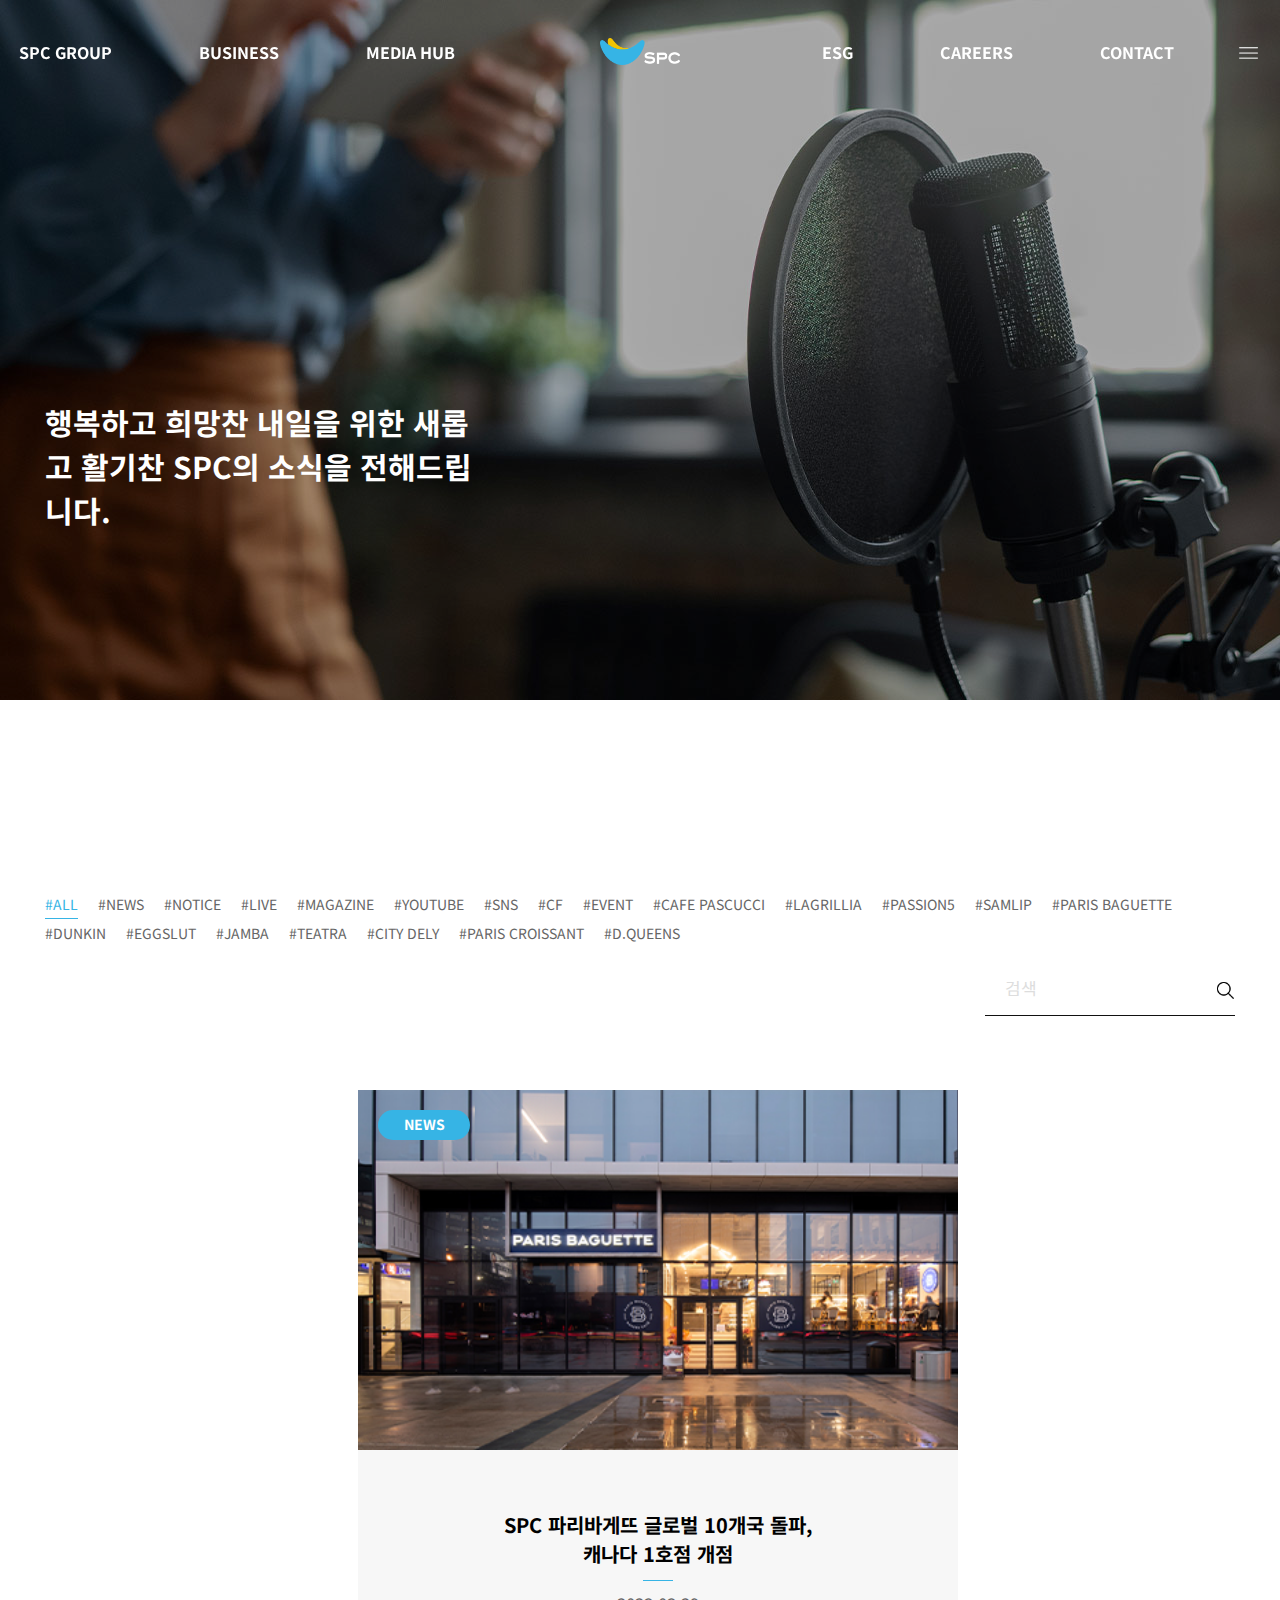
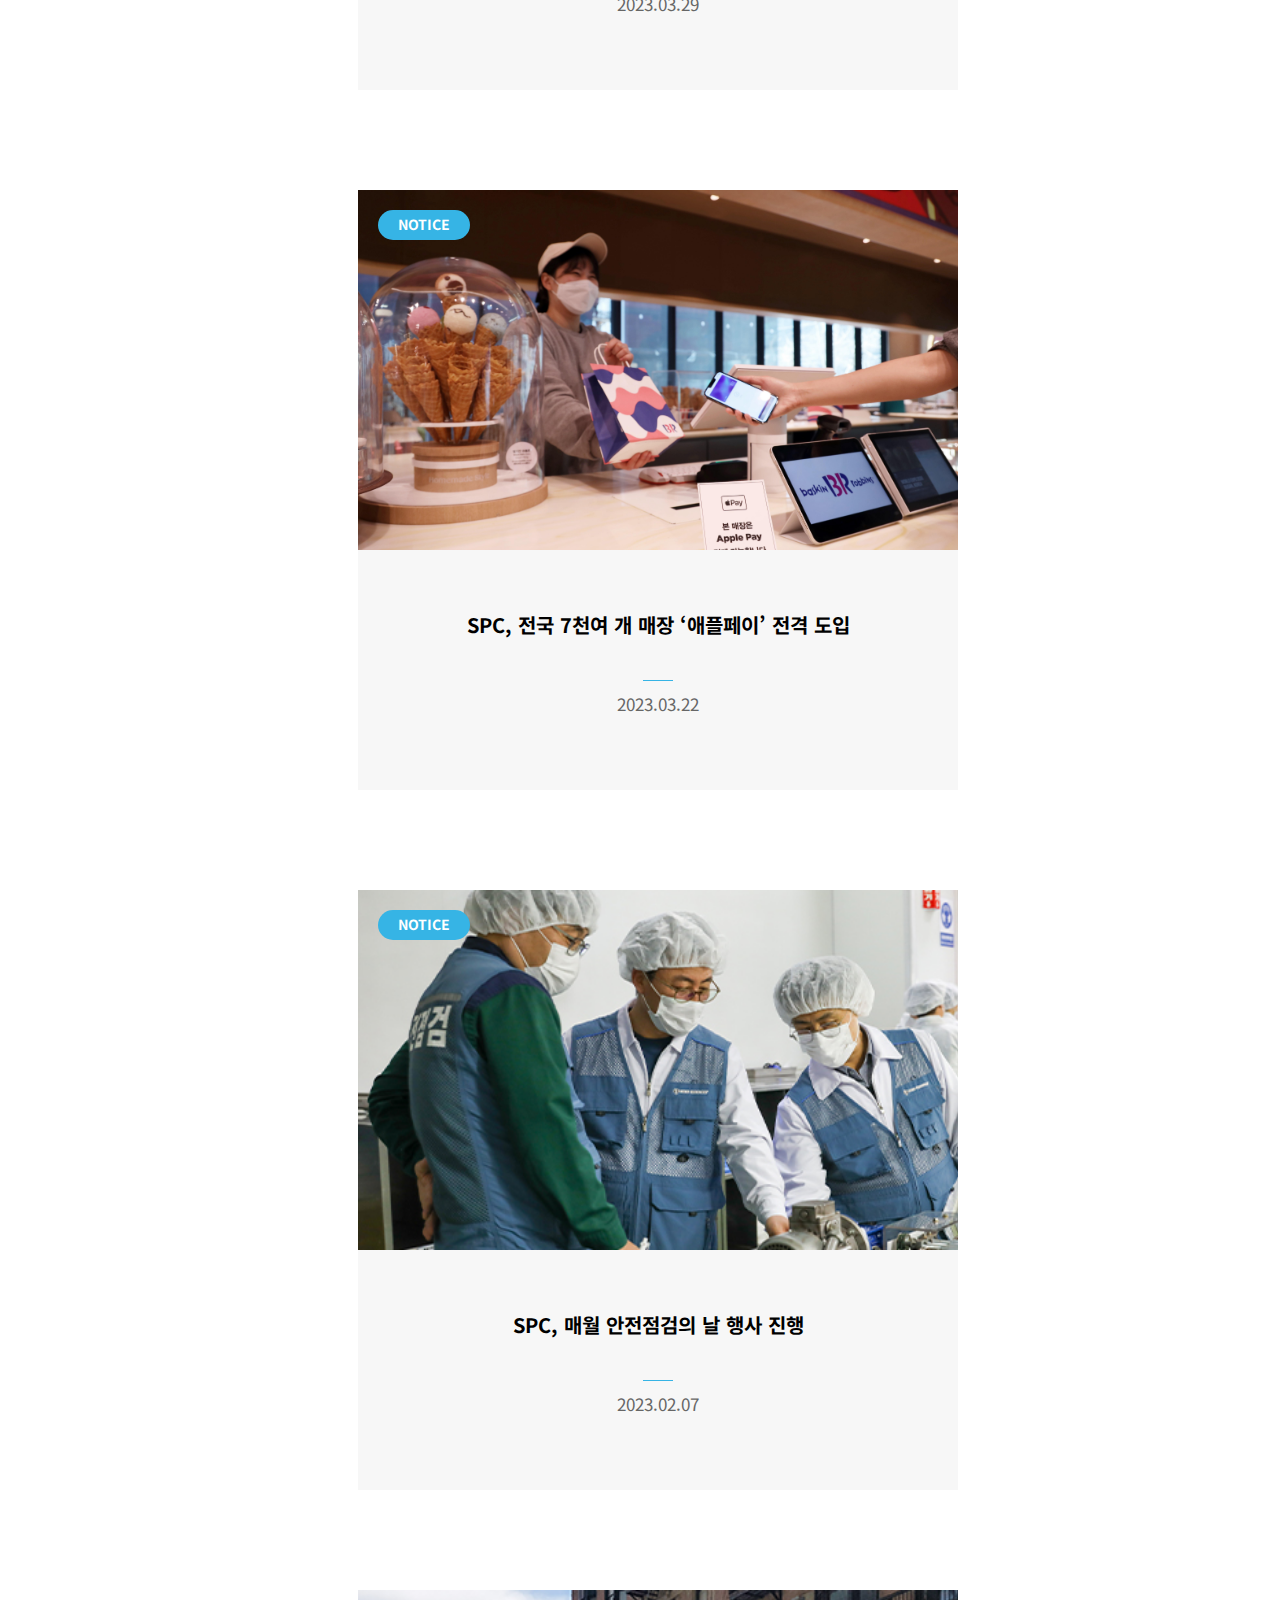
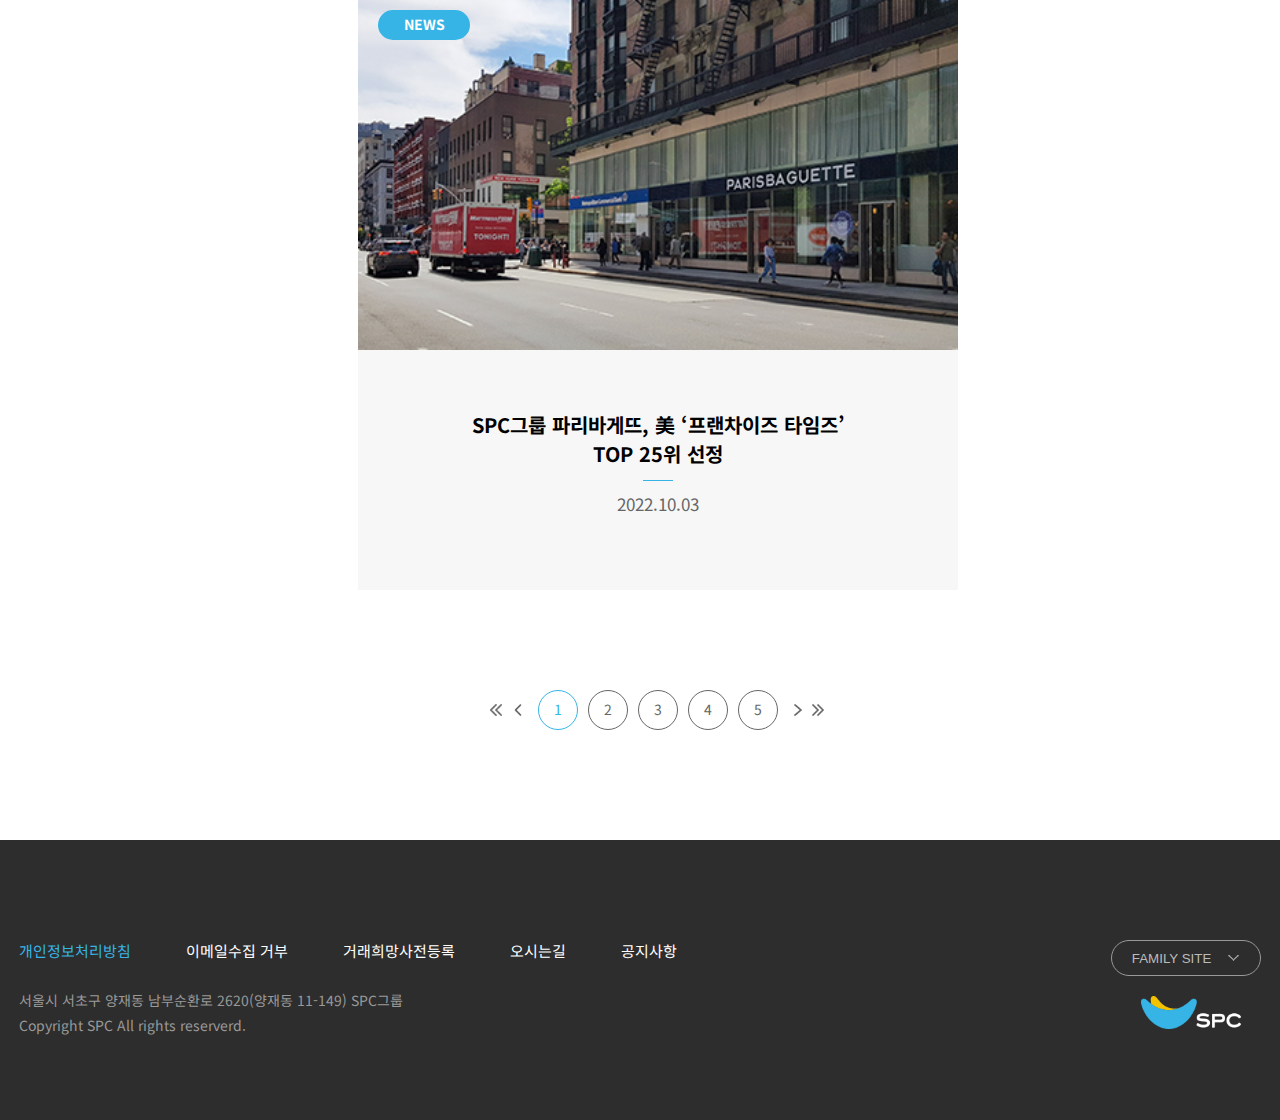
<file: spc_media.html>
<!doctype html>
<html lang="ko">
<head>
<meta charset="UTF-8">
<title>spc</title>
<meta name="viewport" content="width=device-width, initial-scale=1">
<link rel="stylesheet" href="css/spc_header.css">
<link rel="stylesheet" href="css/spc_footer.css">
<link rel="stylesheet" href="css/spc_media.css">
<script src="js/jquery-3.6.1.js"></script>
<script src="js/spc_header.js"></script>
</head>

<body>
	<header>
		<div class="inner">
			<h1 class="logo">
			    <a href="index.html" target="_self"><span class="hide-txt">spc</span><img src="img/logo.png"></a>
			</h1>
			<nav>
				<ul class="gnb">
					<li class="left"><a href="spc_group.html" target="_self">SPC GROUP</a>
						<ul class="submenu">
							<li><a href="#">CEO 인사말</a></li>
							<li><a href="#">SPC WAY</a></li>
							<li><a href="#">연혁</a></li>
							<li><a href="#">CI</a></li>
						</ul>
					</li>
					<li class="left"><a href="spc_business.html" target="_self">BUSINESS</a>
						<ul class="submenu">
							<li><a href="#">글로벌</a></li>
							<li><a href="#">계열사</a></li>
							<li><a href="#">브랜드</a></li>
							<li><a href="#">R&amp;D</a></li>
						</ul>
					</li>
					<li class="left"><a href="spc_media.html" target="_self">MEDIA HUB</a>
						<ul class="submenu">
							<li><a href="#">패밀리채널</a></li>
							<li><a href="#">뉴스</a></li>
							<li><a href="#">SPC매거진</a></li>
							<li><a href="#">SNS</a></li>
							<li><a href="#">유튜브</a></li>
							<li><a href="#">CF</a></li>
						</ul>
					</li>
					<li class="right"><a href="spc_contact.html" target="_self">CONTACT</a>
						<ul class="submenu">
							<li><a href="#">창업정보</a></li>
							<li><a href="#">오시는길</a></li>
						</ul>
					</li>
					<li class="right"><a href="spc_careers.html" target="_self">CAREERS</a>
						<ul class="submenu">
							<li><a href="#">인재채용</a></li>
							<li><a href="#">인재양성</a></li>
						</ul>
					</li>
					<li class="right"><a href="spc_esg.html" target="_self">ESG</a>
						<ul class="submenu">
							<li><a href="#">SPC 행복한재단</a></li>
							<li><a href="#">사회공헌 소개</a></li>
							<li><a href="#">사회공헌 소식</a></li>
							<li><a href="#">정도경영</a></li>
							<li><a href="#">안전경영</a></li>
						</ul>
					</li>
				</ul>
			</nav>
			<div id="btn_lang">
				<div id="sitemapInner">
					<div>
						<div class="sitemap_txt">
							<div class="area">
								<div>
									<div class="txt_up">
										<button><i></i></button>
									</div>
								</div>
								<ul class="sitemap-1dep">
									<li>
										<a href="spc_group.html" target="_self"><h3>SPC GROUP</h3></a>
										<ul class="sitemap-2dep">
											<li><a href="spc_group.html" target="_self">CEO 인사말</a></li>
											<li><a href="spc_group.html" target="_self">SPC WAY</a></li>
											<li><a href="spc_group.html" target="_self">연혁</a></li>
											<li><a href="spc_group.html" target="_self">CI</a></li>
										</ul>
									</li>
									<li>
										<a href="spc_business.html" target="_self"><h3>BUSINESS</h3></a>
										<ul class="sitemap-2dep">
											<li><a href="spc_business.html" target="_self">글로벌</a></li>
											<li><a href="spc_business.html" target="_self">계열사</a></li>
											<li><a href="spc_business.html" target="_self">브랜드</a></li>
											<li><a href="spc_business.html" target="_self">R&amp;D</a></li>
										</ul>
									</li>
									<li>
										<a href="spc_media.html" target="_self"><h3>MEDIA HUB</h3></a>
										<ul class="sitemap-2dep">
											<li><a href="spc_media.html" target="_self">패밀리채널</a></li>
											<li><a href="spc_media.html" target="_self">뉴스</a></li>
											<li><a href="spc_media.html" target="_self">SPC매거진</a></li>
											<li><a href="spc_media.html" target="_self">SNS</a></li>
											<li><a href="spc_media.html" target="_self">유튜브</a></li>
											<li><a href="spc_media.html" target="_self">CF</a></li>
										</ul>
									</li>
									<li>
										<a href="spc_esg.html" target="_self"><h3>ESG</h3></a>
										<ul class="sitemap-2dep">
											<li><a href="spc_esg.html" target="_self">SPC 행복한재단</a></li>
											<li><a href="spc_esg.html" target="_self">사회공헌 소개</a></li>
											<li><a href="spc_esg.html" target="_self">사회공헌 소식</a></li>
											<li><a href="spc_esg.html" target="_self">정도경영</a></li>
											<li><a href="spc_esg.html" target="_self">안전경영</a></li>
										</ul>
									</li>
									<li>
										<a href="spc_careers.html" target="_self"><h3>CAREERS</h3></a>
										<ul class="sitemap-2dep">
											<li><a href="spc_careers.html" target="_self">인재채용</a></li>
											<li><a href="spc_careers.html" target="_self">인재양성</a></li>
										</ul>
									</li>
									<li>
										<a href="spc_contact.html" target="_self"><h3>CONTACT</h3></a>
										<ul class="sitemap-2dep">
											<li><a href="spc_contact.html" target="_self">창업정보</a></li>
											<li><a href="spc_contact.html" target="_self">오시는길</a></li>
										</ul>
									</li>
								</ul>
							</div>
						</div>
					</div>
				</div>
			</div>
		</div>
	</header>
	<section class="visual">
		<div>
			<div class="cover">
				<div>
					<h2>행복하고 희망찬 내일을 위한 새롭고 활기찬 SPC의 소식을 전해드립니다.</h2>
				</div>
			</div>
		</div>
	</section>
	<section class="section_cont1">
        <div class="cont1_lf">
            <ul>
                <li>
                	<a href="#">#ALL</a>
					<span class="cont1_line"></span>
                </li>
                <li>
                	<a href="#">#NEWS</a>
                	<span class="cont1_line"></span>
                </li>
                <li>
                	<a href="#">#NOTICE</a>
                	<span class="cont1_line"></span>
                </li>
                <li>
                	<a href="#">#LIVE</a>
                	<span class="cont1_line"></span>
                </li>
                <li>
                	<a href="#">#MAGAZINE</a>
                	<span class="cont1_line"></span>
                </li>
                <li>
                	<a href="#">#YOUTUBE</a>
                	<span class="cont1_line"></span>
                </li>
                <li>
                	<a href="#">#SNS</a>
                	<span class="cont1_line"></span>
                </li>
                <li>
                	<a href="#">#CF</a>
                	<span class="cont1_line"></span>
                </li>
                <li>
                	<a href="#">#EVENT</a>
                	<span class="cont1_line"></span>
                </li>
                <li>
                	<a href="#">#CAFE PASCUCCI</a>
                	<span class="cont1_line"></span>
                </li>
                <li>
                	<a href="#">#LAGRILLIA</a>
                	<span class="cont1_line"></span>
                </li>
                <li>
                	<a href="#">#PASSION5</a>
                	<span class="cont1_line"></span>
                </li>
                <li>
                	<a href="#">#SAMLIP</a>
                	<span class="cont1_line"></span>
                </li>
                <li>
                	<a href="#">#PARIS BAGUETTE</a>
                	<span class="cont1_line"></span>
                </li>
                <li>
                	<a href="#">#DUNKIN</a>
                	<span class="cont1_line"></span>
                </li>
                <li>
                	<a href="#">#EGGSLUT</a>
                	<span class="cont1_line"></span>
                </li>
                <li>
                	<a href="#">#JAMBA</a>
                	<span class="cont1_line"></span>
                </li>
                <li>
                	<a href="#">#TEATRA</a>
                	<span class="cont1_line"></span>
                </li>
                <li>
					<a href="#">#CITY DELY</a>
					<span class="cont1_line"></span>
                </li>
                <li>
                	<a href="#">#PARIS CROISSANT</a>
                	<span class="cont1_line"></span>
                </li>
                <li>
                	<a href="#">#D.QUEENS</a>
                	<span class="cont1_line"></span>
                </li>
            </ul>
        </div>
        <div class="cont1_rt">
            <div>
                <p>검색</p>
                <div class="search"></div>
            </div>
        </div>
    </section>
	<section class="section_cont2">
		<div class="media">
			<div>
				<a href="#">
					<div class="imgArea">
						<div>
							<p>NEWS</p>
						</div>
					</div>
					<div class="txtArea">
						<div>
							<h3>SPC 파리바게뜨 글로벌 10개국 돌파,<br>캐나다 1호점 개점</h3>
							<span class="cont2_line"></span>
							<p class="date">2023.03.29</p>
						</div>
					</div>
				</a>
			</div>
			<div>
				<a href="#">
					<div class="imgArea">
						<div>
							<p>NOTICE</p>
						</div>
					</div>
					<div class="txtArea">
						<div>
							<h3>SPC, 전국 7천여 개 매장 ‘애플페이’ 전격 도입</h3>
							<span class="cont2_line"></span>
							<p class="date">2023.03.22</p>
						</div>
					</div>
				</a>
			</div>
			<div>
				<a href="#">
					<div class="imgArea">
						<div>
							<p>NOTICE</p>
						</div>
					</div>
					<div class="txtArea">
						<div>
							<h3>SPC, 매월 안전점검의 날 행사 진행</h3>
							<span class="cont2_line"></span>
							<p class="date">2023.02.07</p>
						</div>
					</div>
				</a>
			</div>
			<div>
				<a href="#">
					<div class="imgArea">
						<div>
							<p>NEWS</p>
						</div>
					</div>
					<div class="txtArea">
						<div>
							<h3>SPC그룹 파리바게뜨, 美 ‘프랜차이즈 타임즈’ TOP 25위 선정</h3>
							<span class="cont2_line"></span>
							<p class="date">2022.10.03</p>
						</div>
					</div>
				</a>
			</div>
		</div>
    </section>
	<section class="section_cont3">
		<div class="page_nav">
			<div>
				<div class="front_icon"></div>
				<div class="prev_icon"></div>
				<div class="page_number">
					<div><a href="#">1</a></div>
					<div><a href="#">2</a></div>
					<div><a href="#">3</a></div>
					<div><a href="#">4</a></div>
					<div><a href="#">5</a></div>
				</div>
				<div class="next_icon"></div>
				<div class="end_icon"></div>
			</div>
		</div>
	</section>
	<footer>
		<div class="ft_inner">
			<div class="ft_left">
				<div class="ft_btn">
					<a href="#" class="first">개인정보처리방침</a>
					<a href="#">이메일수집 거부</a>
					<a href="#">거래희망사전등록</a>
					<a href="#">오시는길</a>
					<a href="#">공지사항</a>
				</div>
				<div class="ft_txt">
					<p>서울시 서초구 양재동 남부순환로 2620(양재동 11-149) SPC그룹</p>
					<p class="copy">Copyright SPC All rights reserverd.</p>
				</div>
			</div>
			<div class="ft_right">
				<select id="family" onChange="window.open(value)">
					<option value="#">FAMILY SITE</option>
					<option value="https://spcsamlip.co.kr/">SPC삼립</option>
					<option value="http://dining.spc.co.kr/">SPC외식브랜드</option>
					<option value="https://www.spcculinary.co.kr/">SPC컬리너리아카데미</option>
					<option value="https://www.spcgfs.co.kr/">SPC GFS</option>
					<option value="http://spcpack.co.kr/">SPC PACK</option>
				</select>
				<div></div>
			</div> 
		</div> 
	</footer>

</body>
</html>
</file>
<file: css/spc_header.css>
@charset "utf-8";
@import url('https://fonts.googleapis.com/css2?family=Noto+Sans+KR&display=swap');
* {
	margin: 0;
	padding: 0;
}
body {
	font-family: 'Noto Sans KR', sans-serif;
}

/* header */
header{
	position: fixed;
	width:100%;
	left: 0;
	top:0;
	z-index: 100;
}
.inner{
	position: relative;
	width: 1400px;
	margin: 0 auto;
	padding-top: 50px;
    margin-bottom: 50px;
}
span.hide-txt{
	display: none;
}
h1.logo{
	text-align: center;
}
h1.logo img{
	width: 80px;
	padding-right: 20px;
}
nav{
	height: 30px;
	margin-top: -30px;
}
li.left{
	float: left;
	margin-right: 100px;
}
li.right{
	float: right;
	margin-left: 100px;
}
ul.gnb > li:nth-child(4){
	margin-right: 120px;
}
ul.gnb li a{
	font-weight: bold;
}
ul.gnb li a:hover{
	color:#36b4e5;
}

#btn_lang{
	background: url(../img/hamburgermenu.png) no-repeat;
	width:25px;
	height:25px;
	background-size: contain;
	position: absolute;
	right: 0;
	bottom:4px;
}
#btn_lang:hover{
	background: url(../img/hamburgermenu_h.png) no-repeat;
	width:25px;
	height:25px;
	background-size: contain;
	cursor: pointer;
}

ul.submenu{
	display: none;
}

header.on{
	position: fixed;
	width:100%;
	left: 0;
	top:0;
	z-index: 100;
    background-color: #fff;	
}
header.in{
	border-bottom: 1px solid #eee;
}
ul.gnb li a.on{
	color: #111;
}
ul.gnb li a.on:hover{
	color:#36b4e5;
}
.inner.on{
	position: relative;
	width: 1400px;
	margin: 0 auto;
	padding-top: 40px;
    padding-bottom: 30px;
}
#btn_lang.on{
	background: url(../img/hamburgermenu_on.png) no-repeat;
	width:25px;
	height:25px;
	background-size: contain;
	position: absolute;
	right: 0;
	bottom:34px;
}
#btn_lang.on:hover{
	background: url(../img/hamburgermenu_h.png) no-repeat;
	width:25px;
	height:25px;
	background-size: contain;
	cursor: pointer;
}
.logo img.on{
	content: url(../img/logo_on.png);
}


#sitemapInner.open{
	display: block;
}
#sitemapInner{
	width: 100%;
	height: 100%;
	position: fixed;
	top: 0;
	left: 0;
	background-image: url(../img/sitemap_bg.jpeg);
	background-position: center center;
	background-size: cover;
	overflow: hidden;
	display: none;
}

.area{
	width: 1100px;
	margin: 0 auto;
}
.area > div{
	position: relative;
}
.txt_up{
	width: 40px;
	height: 40px;
	position: absolute;
	right: 0;
	top: -100px;
	display: none;
}
.area button{
	background-color: #fff;
	width: 40px;
	height: 40px;
	border-radius: 50%;
	font-size: 18px;
	color: #333;
	border: none;
	cursor: pointer;
}
.area button i{
	background: url(../img/close.png) no-repeat;
	width: 50px;
	height: 50px;
	background-size: cover;
	position: absolute;
	top: -5px;
	right: -6px;
	display: block;
}

.sitemap-1dep{
	margin-top: 25%;
}
.sitemap-1dep > li{
	width: 900px;
	height: 80px;
	margin: 0 auto;
}

.sitemap-2dep{
	float: right;
	width: 690px;
	margin-top: -33px;
}
.sitemap-2dep li{
	float: left;
	margin-left: 50px;
}
.sitemap-1dep h3{
	font-size: 30px;
	color: #fff;
	width: 200px;
}
.sitemap-2dep li a{
	font-size: 17px;
	color: rgba(255,255,255,0.8);
}



@media (max-width: 1420px) {
	.inner{
		width: 97%;
		margin: auto;
		padding-top: 3%;
    	margin-bottom: 3%;
	}
	.inner.on{
		width: 97%;
		margin: auto;
		padding-top: 2%;
    	padding-bottom: 1.5%;
	}
	li.left{
		margin-right: 7%;
	}
	li.right{
		margin-left: 7%;
	}
	ul.gnb > li:nth-child(4){
		margin-right: 7%;
	}
	h1.logo img{
		padding-right: 0;
	}
	h1.logo{
		margin-left: 0;
	}
	#btn_lang.on{
		bottom: 30%;
	}
}

@media (max-width: 1199px) {
	.inner{
		width: 96%;
	}
	.inner.on{
		width: 96%;
	}
	
	.area{
		width: 90%;
		margin: 0 auto;
	}
	.txt_up{
		right: 0;
	}
}

@media (max-width: 1100px) {
	ul.gnb{
		display: none;
	}
	h1.logo{
		margin-right: 89%;
	}
	#btn_lang{
		margin-right: 2%;
	}
	#btn_lang.on{
		bottom: 26%;
	}
}

@media (max-width: 991px){
	h1.logo{
		margin-right: 88%;
	}
	
	.area{
		margin-top: 25%;
	}
	.txt_up{
		right: -20px;
	}
}

@media (max-width: 800px) {
    h1.logo{
		margin-right: 86%;
	}
	
	.area{
		margin-top: 35%;
	}
}

@media (max-width: 575.98px) {
	h1.logo{
		margin-right: 79%;
	}
	
	.sitemap-2dep{
		display: none;
	}
	.area{
		margin-top: 50%;
		width: 60%;
	}
}
</file>
<file: css/spc_footer.css>
@charset "utf-8";
@import url('https://fonts.googleapis.com/css2?family=Noto+Sans+KR&display=swap');
* {
	margin: 0;
	padding: 0;
}
body {
	font-family: 'Noto Sans KR', sans-serif;
}

/* footer */
footer{
	width: 100%;
	height: 280px;
	background-color:#2d2d2d;
}
.ft_inner{
	width: 1400px;
	margin: 0 auto;
	position: relative;
}
	
.ft_left{
	position: absolute;
	left:0;
	margin-top: 100px;
}
.ft_btn a{
	float: left;
	font-size: 15px;
	color: #fff;
	padding-right: 55px;
}
a.first{
	color:#36b4e5;
}
.ft_txt{
	margin-top: 50px;
	position: absolute;
	width: 500px;
}
.ft_txt p{
	color: #999;
	font-size: 14px;
}
.ft_txt p:first-child{
	padding-bottom: 5px;
}
	
.ft_right{
	float: right;
	margin-top: 100px;
}
div.ft_right > select{
	appearance:none;
	width:150px;
	height:36px;
	color:#bbb;
	border:1px solid #999;
	border-radius:30px;
	background:url("../img/select_arrow.png") no-repeat 85% 50%;
	padding:0 20px;
	box-sizing:border-box;
	cursor: pointer;
}
.ft_right > div{
	background: url("../img/logo.png") no-repeat;
	width: 100px;
	height: 100px;
	background-size: contain;
	margin-top: 20px;
	margin-left: 30px;
}



@media (max-width: 1420px) {
	.ft_inner{
		width: 97%;
		margin: auto;
	}
}

@media (max-width: 1199px) {
	.ft_inner{
		width: 96%;
	}
}

@media (max-width: 991px) {
	.ft_inner{
		width: 95%;
	}
	
	.ft_btn a{
        padding-right: 30px;
    }
}

@media (max-width: 800px) {
	.ft_inner{
		width: 90%;
	}
	.ft_right{
		padding-top: 150px;
	}
	footer{
		height: 420px;
	}
}

@media (max-width: 575.98px) {
	.ft_inner{
		margin-left: 40px;
	}
	
	.ft_left{
		margin-top: 20%;
	}
	.ft_right{
		float: left;
	}
	.ft_right > div{
		float: right;
		margin-left: 130px;
		margin-top: 5px;
	}
	
	.ft_btn a{
		padding-bottom: 5px;
	}
	.ft_txt{
		margin-top: 70px;
	}
	
	footer{
		height: 370px;
	}
}
</file>
<file: css/spc.css>
@charset "utf-8";
@import url('https://fonts.googleapis.com/css2?family=Noto+Sans+KR&display=swap');
* {
	margin: 0;
	padding: 0;
}
ul {
	list-style-type: none;
}
a {
	text-decoration: none;
	display: block;
	color: #fff;
	font-size: 16px;
}
h2{
	font-size: 30px;
}
h3{
	font-size: 20px;
}
body {
	font-family: 'Noto Sans KR', sans-serif;
	overflow-x: hidden;
}


/* .main_visual */
.main_visual{
	width:100%;
	height:900px;
	position:relative;
}
.slide-group{
	width:100%;
	height:900px;
	position:relative;
}
.slide{
	position:absolute;
}
.slide:nth-child(1){
	background-image:url("../img/main_bg1.jpg");
	background-size:cover;
	background-position: center;
	width:100%;
	height:100%;
}
.mainTxt{ /* 폰트 정가운데 배치 */
	position: relative;
	top: 55%;
	transform: translateY(-50%);
}
.mainTxt p{
	font-size: 40px;
	color:#fff;
	text-align: center;
	font-weight: bold;
	width: 600px;
	margin: 0 auto;
}

.slide:nth-child(2){
	background-image:url("../img/main_bg2.jpg");
	background-size:cover;
	background-position: center;
	width:100%;
	height:100%;
}
.slide:nth-child(3){
	background-image:url("../img/main_bg3.jpg");
	background-size:cover;
	background-position: center;
	width:100%;
	height:100%;
}


/* .section_cont1 */
.section_cont1{
	width: 100%;
	height: 860px;
	background-color: #efefef;
}
.cont1_container{
	width:1300px;
	margin:0 auto;
}
.cont1_container h2{
	text-align:center;
	padding-top: 110px;
}

.autoplay{
	width: 1300px;
	margin: auto;
	margin-top: 50px;
}
.imgArea{
	width:100%;
	height:300px;
	overflow: hidden;
}
.imgArea > img{
	height: 300px;
	object-fit: cover;
}
.autoplay a{
	width: 400px;
	height: 500px;
	color: #111;
}
.txtArea{
	background:#fff;
	height:200px;
	text-align:left;
	position:relative;
}
.txtArea h3{
	font-size:20px;
	width: 330px;
	margin: 0 auto;
	margin-bottom:30px;
	padding-top: 30px;
}
.txtArea p{
	font-size:14px;
	width: 330px;
	margin: 0 auto;
}

button.slick-prev{
	position:absolute;
	left:-60px;
}
.slick-prev:before{
	color: #ddd !important;
}
button.slick-next{
	position:absolute;
	right:-35px;
}
.slick-next:before{
	color: #ddd !important;
}

/* .section_cont2 */
.section_cont2{
    width: 100%;
    height: 960px;
}
.section_cont2 div div div h3{
    padding-top: 5px;
}
.section_cont2 div div div p{
    font-size: 14px;
    color: #666;
    margin-top: 10px;
}
.section_cont2 div div div a{
    font-size: 12px;
    color:#666;
    margin-top: 20px;
}

.sect_left{
    width:50%;
    height: 320px;
    float: left;
    box-sizing: border-box;
}
.sect_left > div{
    margin: 0 auto;
    width: 200px;
}
.txt2{
    position: relative;
    margin-top: 100px;
}
.txt2::before{
    content: "";
	display: block;
	width: 1px;
	height: 110px;
	background: #36b4e5;
	position: absolute;
    margin-left: -25px;
}
.txt2 a::after{
	content: "";
	display: block;
	background: url(../img/right-arrow.png) no-repeat;
	background-size: cover;
	filter: invert(40%) sepia(35%) saturate(2%) hue-rotate(12deg) brightness(90%) contrast(90%);
	width: 18px;
	height: 18px;
	position: absolute;
	left: 50px;
	bottom:-2px;
}
.arrow:hover{
	filter: invert(69%) sepia(81%) saturate(2041%) hue-rotate(164deg) brightness(93%) contrast(93%);
}

.sect_right{
    width:50%;
    height: 320px;
    float: right;
    box-sizing: border-box;
}
.sect_right > div{
    margin: 0 auto;
    width: 200px;
}

.first > .sect_right{
    background: url("../img/first.jpg") no-repeat;
    background-size: cover;
}

.second > .sect_left{
    background: url("../img/second.jpg") no-repeat;
    background-size: cover;
}

.third > .sect_right{
    background: url("../img/third.jpg") no-repeat;
    background-size: cover;
}


/* .section_cont3 */
.section_cont3{
	width:100%;
	height:470px;
}
.cont3_bg{
	background: url("../img/bg3.jpg") no-repeat;
	background-size: cover;
	height: 470px;
}
.cont3_bg h2{
	color:#fff;
	font-weight: bold;
	text-align: center;
	padding-top: 220px;
}


/* .section_cont4 */
.section_cont4{
	width:100%;
	margin-bottom: 150px;
}
.section_cont4 > div{
	width: 1400px;
	margin:0 auto;
	padding-top:110px;
}
.section_cont4 > div > h2{
	text-align: center;
}
.section_cont4 > div > p{
	text-align: center;
	font-size: 20px;
	padding-top: 5px;
}

.cont4_inner{
	width:1350px;
	margin: 0 auto;
}

.cont4_left{
	float: left;
	width:290px;
	text-align: center;
	margin-top: 60px;
}
.cont4_left > div{
	margin-bottom: 100px;
}
.cont4_left > div > h3{
	margin-top: 10px;
}
.cont4_left > div > p{
	font-size: 14px;
	margin-top: 10px;
}
.cont4_left > div:hover{
	filter: invert(69%) sepia(81%) saturate(2041%) hue-rotate(164deg) brightness(93%) contrast(93%);
	cursor: pointer;
}

.cont4_right{
	float: right;
	width: 290px;
	text-align: center;
	margin-top: 60px;
}
.cont4_right > div{
	margin-bottom: 100px;
}
.cont4_right > div > h3{
	margin-top: 10px;
}
.cont4_right > div > p{
	font-size: 14px;
	margin-top: 10px;
}
.cont4_right > div:hover{
	filter: invert(69%) sepia(81%) saturate(2041%) hue-rotate(164deg) brightness(93%) contrast(93%);
	cursor: pointer;
}

.cont4_bg{
	background: url("../img/bg4.jpg") no-repeat;
	width: 460px;
	height: 590px;
	background-size: cover;
	margin: 0 auto;
	margin-top: 50px;
}

.icon1{
	background: url("../img/icon1.png") no-repeat;
	width:50px;
	height: 50px;
	background-size: cover;
	margin: 0 auto;
}
.icon2{
	background: url("../img/icon2.png") no-repeat;
	width:50px;
	height: 50px;
	background-size: cover;
	margin: 0 auto;
}
.icon3{
	background: url("../img/icon3.png") no-repeat;
	width:50px;
	height: 50px;
	background-size: cover;
	margin: 0 auto;
}
.icon4{
	background: url("../img/icon4.png") no-repeat;
	width:50px;
	height: 50px;
	background-size: cover;
	margin: 0 auto;
}



@media (max-width: 1420px) {
    .section_cont4 > div{
		width: 97%;
		margin: auto;
	}
	.cont4_inner{
		width: 97%;
	}
}

@media (max-width: 1200px){
	.cont4_bg{
		display: none;
	}
	.cont4_inner{
		width: 75%;
	}
	.section_cont4{
		height: 650px;
	}
}

@media (max-width: 991px){ 
    .cont1_container{
		position: absolute;
		left: -15%;
	}
	
	.cont4_inner{
		width: 32%;
	}
	.section_cont4 > div > p{
		width: 90%;
		margin: auto;
	}
	.cont4_left > div{
		margin-bottom: 10%;
	}
	.cont4_right > div{
		margin-bottom: 10%;
	}
	.cont4_right{
		margin-top: 5%;
		float: left;
	}
	.section_cont4{
		margin-bottom: 55%;
	}
	.section_cont4 > div{
		padding-top: 10%;
	}
}

@media (max-width: 800px){
    .mainTxt p{
		font-size: 36px;
		width: 520px;
	}
	
	.cont1_container{
		position: absolute;
		left: -30%;
	}
	
	.section_cont3 h2{
		width: 90%;
		margin: auto;
	}
	
	.cont4_inner{
		margin-left: 28%;
	}
	.section_cont4{
		margin-bottom: 70%;
	}
}

@media (max-width: 575.98px) {
	.mainTxt p{
		font-size: 28px;
		width: 400px;
	}
	
	.section_cont1{
		height: 600px;
	}
	.cont1_container{
		position: absolute;
		left: -81%;
	}
	.cont1_container h2{
		display: none;
	}
	
	.txt2::before{
		display: none;
	}
	.txt2{
		padding-left: 30px;
	}
	
	.cont4_inner{
		margin-left: 20%;
	}
	.section_cont4{
		margin-bottom: 80%;
	}
}
</file>
<file: css/spc_business.css>
@charset "utf-8";
@import url('https://fonts.googleapis.com/css2?family=Noto+Sans+KR&display=swap');
* {
	margin: 0;
	padding: 0;
}
ul {
	list-style-type: none;
}
a {
	text-decoration: none;
	display: block;
	color: #fff;
	font-size: 16px;
}
h2{
	font-size: 30px;
}
h3{
	font-size: 30px;
}
body {
	font-family: 'Noto Sans KR', sans-serif;
}


/* .visual */
.visual > div{
	background: url(../img/visual2.jpg) no-repeat;
	width: 100%;
	height: 700px;
	background-size: cover;
}
.visual > div > div{
	width:1320px;
	margin: 0 auto;
	padding-top: 400px;
}
.visual h2{
	color:#fff;
	width: 520px;
}
.visual h2:nth-child(2){
	width: 650px;
}


/* #section_cont1 */
#section_cont1{
	width: 100%;
    height: 975px;
    background-color: #efefef;
}
.wrap{
    width:1320px;
    margin: 0 auto;
}
.lf-box{
    float: left;
    width:600px;
    margin-top: 320px;
}
.lf-box p{
    color: #555;
	font-size: 17px;
    margin-top: 50px;
}

.rt-box{
    float: right;
    width: 600px;
    height: 975px;
    overflow: hidden;
}
ul.profile{
    margin-top: -100px;
}
ul.profile > li{
    float: left;
    margin-right: 30px;
}
ul.profile > li:nth-child(even){
    margin-right: 0;
    margin-top: -130px;
}

ul.profile > li > div{
    width: 285px;
    height: 355px;
    border-radius: 30px;
    margin-bottom: 30px;
}
.img-box1{
    background: url(../img/shakeshack.png) no-repeat;
    background-size: cover;
}
.img-box2{
    background: url(../img/eggslut.png) no-repeat;
    background-size: cover;
}
.img-box3{
    background: url(../img/lagrillia.png) no-repeat;
    background-size: cover;
}
.img-box4{
    background: url(../img/piginthegarden.png) no-repeat;
    background-size: cover;
}
.img-box5{
    background: url(../img/citydeli.png) no-repeat;
    background-size: cover;
}
.img-box6{
    background: url(../img/queenspark.png) no-repeat;
    background-size: cover;
}
.img-box7{
    background: url(../img/vera.png) no-repeat;
    background-size: cover;
}
.img-box8{
    background: url(../img/latelier.jpg) no-repeat;
    background-size: cover;
}
.img-box9{
    background: url(../img/glucksschwein.png) no-repeat;
    background-size: cover;
}
.img-box10{
    background: url(../img/streat.png) no-repeat;
    background-size: cover;
}
.img-box11{
    background: url(../img/dqueens.png) no-repeat;
    background-size: cover;
}
.img-box12{
    background: url(../img/linas.png) no-repeat;
    background-size: cover;
}
.img-box13{
    background: url(../img/kitchen.jpg) no-repeat;
    background-size: cover;
}


/* #section_cont2 */
#section_cont2{
	width: 100%;
    padding-top: 160px;
	height: 600px;
}
#section_cont2 .wrap{
	width: 1320px;
	height: 600px;
	margin: 0 auto;
}
#section_cont2 h3{
	text-align: center;
}
#section_cont2 > div > div > p{
	font-size: 17px;
	color: #555;
	width: 480px;
	text-align: center;
	margin: 0 auto;
	padding-top: 55px;
}

.cont2-left{
	width: 660px;
	float: left;
}
.cont2-left .img-round{
	background: url(../img/img-r1.png) no-repeat;
	width: 250px;
	height: 250px;
	border-radius: 50%;
	background-size: cover;
	margin: 0 auto;
	margin-top: 40px;
	position: relative;
}
.cont2-left .img-logo{
	background: url(../img/r-logo1.png) no-repeat;
	filter: invert(100%) sepia(2%) saturate(0%) hue-rotate(64deg) brightness(108%) contrast(101%);
	width: 130px;
	height: 130px;
	background-size: cover;
	position: absolute;
	left:45px;
	top:50px;
}

.cont2-right{
	width: 660px;
	float: right;
}
.cont2-right .img-round{
	background: url(../img/img-r2.png) no-repeat;
	width: 250px;
	height: 250px;
	border-radius: 50%;
	background-size: cover;
	margin: 0 auto;
	margin-top: 40px;
	position: relative;
}
.cont2-right .img-logo{
	background: url(../img/r-logo2.png) no-repeat;
	filter: invert(100%) sepia(2%) saturate(0%) hue-rotate(64deg) brightness(108%) contrast(101%);
	width: 160px;
	height: 160px;
	background-size: contain;
	position: absolute;
	left:40px;
	top:60px;
}


/* #section_cont3 */
#section_cont3{
	width: 100%;
	height: 1200px;
    padding-top: 100px;
}
.navigation{
	width: 1320px;
	height: 70px;
	margin: 0 auto;
    display: none;
}
.navigation > li{
	float: left;
	margin-right: 30px;
	width: 80px;
	height: 30px;
}
.navigation > li > a{
	font-size: 16px;
	font-weight: bold;
	text-align: center;
	color: #666;
}	
span.line2{
	width:0%;
	height:2px;
	display:block;
	margin-top: 5px;
}
span.line2::after{ 
	content:"";
	display:block;
	width:100%;
	height:2px;
	background:#36b4e5;
}
ul.navigation > li:hover .line2{
	width:100%;
}
ul.navigation > li:hover a{
	color:#36b4e5;
}

.stage_lf{
    width:50%;
    height: 400px;
    float: left;
    box-sizing: border-box;
}
.stage_rt{
    width:50%;
    height: 400px;
    float: right;
    box-sizing: border-box;
}

.stage1 .txt{
	width: 450px;
	text-align: center;
	margin: 0 auto;
	padding-top: 110px;
    color: #fff;
}
.stage1 .txt p{
	font-size: 17px;
	margin-top: 50px;
}
.stage1 .stage_bg{
	background: url(../img/stage1.png) no-repeat;
	width: 100%;
	height: 400px;
	background-size: cover;
}
.stage1 .cover{
	width: 100%;
	height: 400px;
	background: rgba(0,0,0,0.7);
	position: relative;
	display: none;
}
.stage1 .cont3_logo{
	background: url(../img/stage1_logo.png) no-repeat;
	width: 350px;
	height: 350px;
	background-size: contain;
	position: absolute;
	left:50%;
	margin-left: -175px;
	margin-top: 60px;
}
.stage1 .stage_bg:hover >.cover{
	display: block;
}

.stage1 .stage_bg2{
	width: 100%;
	height: 400px;
	background-color: #36b4e5;
}

.stage2 .stage_bg{
	background: url(../img/stage2.png) no-repeat;
	width: 100%;
	height: 400px;
	background-size: cover;
}
.stage2 .cover{
	width: 100%;
	height: 400px;
	background: rgba(0,0,0,0.7);
	position: relative;
	display: none;
}
.stage2 .cont3_logo{
	background: url(../img/stage2_logo.png) no-repeat;
	width: 200px;
	height: 200px;
	background-size: contain;
	position: absolute;
	left:50%;
	margin-left: -100px;
	margin-top: 110px;
}
.stage2 .stage_bg:hover >.cover{
	display: block;
}

.stage2 .stage_bg2{
	background: url(../img/stage3.png) no-repeat;
	width: 100%;
	height: 400px;
	background-size: cover;
}
.stage2 .cover2{
	width: 100%;
	height: 400px;
	background: rgba(0,0,0,0.7);
	position: relative;
	display: none;
}
.stage2 .cont3_logo2{
	background: url(../img/stage2_logo2.png) no-repeat;
	filter: invert(100%) sepia(0%) saturate(7479%) hue-rotate(258deg) brightness(107%) contrast(105%);
	width: 200px;
	height: 200px;
	background-size: contain;
	position: absolute;
	left:50%;
	margin-left: -100px;
	margin-top: 110px;
}
.stage2 .stage_bg2:hover >.cover2{
	display: block;
}

.stage3 .stage_bg{
	background: url(../img/stage4.png) no-repeat;
	width: 100%;
	height: 400px;
	background-size: cover;
}
.stage3 .cover{
	width: 100%;
	height: 400px;
	background: rgba(0,0,0,0.7);
	position: relative;
	display: none;
}
.stage3 .cont3_logo{
	background: url(../img/stage3_logo.png) no-repeat;
	width: 300px;
	height: 300px;
	background-size: contain;
	position: absolute;
	left:50%;
	margin-left: -150px;
	margin-top: 90px;
}
.stage3 .stage_bg:hover >.cover{
	display: block;
}

.stage3 .stage_bg2{
	background: url(../img/stage5.jpg) no-repeat center center;
	width: 100%;
	height: 400px;
	background-size: cover;
}
.stage3 .cover2{
	width: 100%;
	height: 400px;
	background: rgba(0,0,0,0.7);
	position: relative;
	display: none;
}
.stage3 .cont3_logo2{
	background: url(../img/stage3_logo2.png) no-repeat;
	width: 100px;
	height: 100px;
	background-size: contain;
	position: absolute;
	left:50%;
	margin-left: -50px;
	margin-top: 150px;
}
.stage3 .stage_bg2:hover >.cover2{
	display: block;
}



@media (max-width: 1420px) {
    .visual > div > div{
        width: 93%;
    }
    
    #section_cont1 .wrap{
        width: 93%;
        margin: auto;
    }
	
	body{
		overflow-x: hidden;
	}
}

@media (max-width: 1350px) {
    #section_cont1 .lf-box p{
        width: 90%;
    } 
}

@media (max-width: 1320px) {
    #section_cont1 .lf-box{
	   display: none;
    }
	#section_cont1 .rt-box{
	   padding-right: 23%;
    } 
	
	#section_cont2 .wrap{
		width: 52%;
	}
	
	#section_cont3{
		margin-top: 400px;
	}
}

@media (max-width: 1199px) {
	#section_cont1 .rt-box{
	   padding-right: 20%;
    }
	
	#section_cont2 .wrap{
		width: 56%;
	}
	
	.visual > div{
		background-position: center;
	}
	
	.stage1 .stage_bg{
		background-position: center;
	}
	.stage2 .stage_bg{
		background-position: center;
	}
	.stage2 .stage_bg2{
		background-position: center;
	}
	.stage3 .stage_bg{
		background-position: center;
	}
}

@media (max-width: 991px) {
	#section_cont1 .rt-box{
	   padding-right: 15%;
    } 
	
	#section_cont2 .wrap{
		width: 68%;
	}
}

@media (max-width: 800px) {
	.visual h2{
		width: 99%;
	}
	.visual h2:nth-child(2){
		width: 99%;
	}
	
	#section_cont1 .rt-box{
	    display: none;
    }
	#section_cont1 .lf-box{
	    display: block;
		margin-top: 180px;
    }
	#section_cont1 .lf-box p{
        width: 100%;
    }
	#section_cont1{
		height: 600px;
		
	}
	
	#section_cont2 .wrap{
		width: 87%;
	}
	
	.stage1 .txt{
		width: 80%;
	}
}

@media (max-width: 575.98px) {
	.visual h2{
		width: 60%;
		padding-left: 30px;
	}
	.visual h2:nth-child(2){
		width: 75%;
	}
	
	#section_cont1 .lf-box{
		margin-top: 160px;
		margin-left: 20px;
    }
	#section_cont1 .lf-box p{
        width: 70%;
    }
	
	#section_cont2 .cont2-left{
		margin-left: -120px;
		margin-top: 20px;
	}
	#section_cont2 .cont2-left p{
		display: none;
	}
	
	#section_cont2{
		height: 400px;
	}
	#section_cont2 .cont2-right{
		margin-right: -120px;
		margin-top: 20px;
	}
	#section_cont2 .cont2-right p{
		display: none;
	}
	
	.stage1 .txt p{
		display: none;
	}
	.stage1 .txt h3{
		padding-top: 50px;
	}
	.stage1 .stage_bg:hover >.cover{
		display: none;
	}
	.stage2 .stage_bg:hover >.cover{
		display: none;
	}
	.stage2 .stage_bg2:hover >.cover2{
		display: none;
	}
	.stage3 .stage_bg:hover >.cover{
		display: none;
	}
	.stage3 .stage_bg2:hover >.cover2{
		display: none;
	}
}
</file>
<file: css/spc_careers.css>
@charset "utf-8";
@import url('https://fonts.googleapis.com/css2?family=Noto+Sans+KR&display=swap');
* {
	margin: 0;
	padding: 0;
}
ul {
	list-style-type: none;
}
a {
	text-decoration: none;
	display: block;
	color: #fff;
	font-size: 16px;
}
h2{
	font-size: 30px;
}
h3{
	font-size: 20px;
}
body {
	font-family: 'Noto Sans KR', sans-serif;
}


/* .visual */
.visual > div{
	background: url(../img/visual5.jpg) no-repeat center center;
	width: 100%;
	height: 700px;
	background-size: cover;
}
.cover{
	width: 100%;
	height: 700px;
	background-color:rgba(0,0,0,0.3);
}
.cover > div{
	width:1320px;
	margin: 0 auto;	
}
.cover h2{
	color:#fff;
	padding-top: 400px;
	width: 600px;
}


/* .section_cont1 */
.section_cont1 > div{
    width:1330px;
    margin: 0 auto;
    margin-top: 200px;
}
.section_cont1 h3{
    margin-bottom: 50px;
}
.section_cont1 p{
    font-size: 17px;
	color:#555;
}

.cont1_left{
    float: left;
    width:600px;
}
.cont1_right{
    float: right;
    width:600px;
}

.cont1_first{
    height: 360px;
    margin-bottom: 100px;
}
.cont1_first > .cont1_right{
    margin-top: 70px;
}
.cont1_first > .cont1_left{
    background:url("../img/sub5_img1.jpg") no-repeat;
    width:600px;
    height: 360px;
	border-radius: 30px;
    background-size: cover;
}

.cont1_second{
    height: 360px;
	margin-bottom: 150px;
}
.cont1_second > .cont1_right{
    background:url("../img/sub5_img2.jpg") no-repeat;
    width:600px;
    height: 360px;
	border-radius: 30px;
    background-size: cover;
}
.cont1_second > .cont1_left{
    margin-top: 80px;
}


/* .section_cont2 */
.section_cont2{
    width: 100%;
    height: 400px;
}
.cont2_bg{
    background:url("../img/sub5_img3.jpg") no-repeat center center;
    width: 100%;
    height:400px;
    background-size: cover;
}
.cont2_bg > h3{
	color:#fff;
	font-size: 24px;
	text-align: center;
	padding-top: 170px;
}
span.color{
	color: #36b4e5;
}



@media (max-width: 1420px) {
    .cover > div{
        width: 93%;
    }
    
    .section_cont1 > div{
        width: 93%;
    }
	
	body{
		overflow-x: hidden;
	}
}

@media (max-width: 1320px) {
	.cont1_first .cont1_right{
		width: 40%;
	}
	.cont1_second .cont1_left{
		width: 40%;
	}
}

@media (max-width: 1199px) {
	.cont1_first .cont1_right{
		margin-top: 5%;
	}
	
	.section_cont2 h3{
		width: 93%;
		margin: 0 auto;
	}
}

@media (max-width: 1100px) {
	.cont1_left{
		float: none;
		margin: 0 auto;
	}
	.cont1_right{
		float: none;
		margin: 0 auto;
	}
	.cont1_first .cont1_right{
		width: 95%;
	}
	.cont1_second .cont1_left{
		width: 95%;
		text-align: right;
		margin-top: 250px;
		margin-bottom: 50px;
	}
	.section_cont1 h3{
		margin-bottom: 30px;
	}
	.section_cont2{
		margin-top: 300px;
	}
}

@media (max-width: 991px) {
	.section_cont2 h3{
		width: 85%;
		padding-top: 130px;
	}
}

@media (max-width: 575.98px) {
	.cover h2{
		width: 405px;
		padding-left: 28px;
	}
	
	.cont1_first .cont1_left{
		width: 90%;
		background-position: center;
	}
	.cont1_second .cont1_right{
		width: 90%;
		background-position: center;
	}
	.cont1_second h3{
		padding-top: 50px;
	}
	.section_cont1 h3{
		width: 90%;
		margin: 0 auto;
		margin-bottom: 15px;
		margin-top: 35px;
	}
	.section_cont1 p{
		width: 90%;
		margin: 0 auto;
	}
	
	.section_cont2{
		margin-top: 400px;
	}
	.section_cont2 h3{
		text-align: left;
		width: 80%;
		padding-top: 80px;
	}
}
</file>
<file: css/spc_group.css>
@charset "utf-8";
@import url('https://fonts.googleapis.com/css2?family=Noto+Sans+KR&display=swap');
* {
	margin: 0;
	padding: 0;
}
ul {
	list-style-type: none;
}
a {
	text-decoration: none;
	display: block;
	color: #fff;
	font-size: 16px;
}
h2{
	font-size: 30px;
}
body {
	font-family: 'Noto Sans KR', sans-serif;
}


/* .visual */
.visual > div{
	background: url(../img/visual1.jpg) no-repeat;
	width: 100%;
	height: 700px;
	background-size: cover;
}
.cover{
	width: 100%;
	height: 700px;
	background-color:rgba(0,0,0,0.3);
}
.cover > div{
	width:1320px;
	margin: 0 auto;	
}
.cover h2{
	color:#fff;
	padding-top: 400px;
	width: 450px;
}


/* .section_cont1 */
.section_cont1{
	width:1330px;
	padding-bottom: 350px;
	margin: 0 auto;
}
.section_cont1 > div{
	margin-top: 200px;
}
.section_cont1 h3{
	font-size: 30px;
	width: 200px;
	float: left;
}
.section_cont1 p{
	font-size: 16px;
	width: 950px;
	float: right;
}
span.color{
	color:#36b4e5;
}


/* .section_cont2 */
.section_cont2{
	width:100%;
	height: 600px;
}
.section_cont2 > div{
	width:100%;
	height: 600px;
	background: url(../img/sub1_bg1.png) no-repeat;
	background-size: cover;
}
.section_cont2 .wrap{
	width: 1330px;
	margin: 0 auto;
	padding-top: 170px;
}
.wrap h3{
	font-size: 50px;
	color:#fff;
}
.wrap h4{
	font-size: 30px;
	color:#fff;
	margin-top: 10px;
}
.wrap p{
	font-size: 17px;
	color:#fff;
	width: 800px;
	margin-top: 60px;
}


/* .section_cont3 */
.section_cont3{
	width:100%;
	height: 600px;
}
.section_cont3 > div{
	width:100%;
	height: 600px;
	background: url(../img/sub1_bg2.jpg) no-repeat;
	background-size: cover;
}
.section_cont3 .wrap{
	width: 1330px;
	margin: 0 auto;
	padding-top: 150px;
}
.section_cont3 .wrap h3{
	font-size: 50px;
	color:#fff;
	text-align: right;
}
.section_cont3 .wrap h4{
	font-size: 30px;
	color:#fff;
	margin-top: 10px;
	text-align: right;
}
.section_cont3 .wrap p{
	font-size: 17px;
	color:#fff;
	width: 800px;
	margin-top: 60px;
	text-align: right;
	float: right;
}


/* .section_cont4 */
.section_cont4{
	width:100%;
	height: 600px;
}
.section_cont4 > div{
	width:100%;
	height: 600px;
	background: url(../img/sub1_bg3.jpg) no-repeat;
	background-size: cover;
}
.section_cont4 .wrap{
	width: 1330px;
	margin: 0 auto;
	padding-top: 140px;
}
.section_cont4 .wrap h3{
	font-size: 50px;
	color:#fff;
}
.section_cont4 .wrap h4{
	font-size: 30px;
	color:#fff;
	margin-top: 10px;
}
.section_cont4 .wrap p{
	font-size: 17px;
	color:#fff;
	width: 800px;
	margin-top: 60px;
}


@media (max-width: 1420px) {
    .cover > div{
        width: 93%;
    }
    
    .section_cont1{
        width: 93%;
        margin: auto;
    }
    
    .section_cont2 .wrap{
        width: 93%;
        margin: auto;
    }
    
    .section_cont3 .wrap{
        width: 93%;
        margin: auto;
    }
    
    .section_cont4 .wrap{
        width: 93%;
        margin: auto;
    }
	body{
		overflow-x: hidden;
	}
}

@media (max-width: 1300px) {
	.section_cont1 p{
        margin: auto;
		width: 70%;
    }
	.section_cont1{
		padding-bottom: 400px;
	}
	
	.visual > div{
		background-position: center;
	}
}

@media (max-width: 800px){
    .section_cont1 p{
        display: none;
    }
	.section_cont1 h3{
		margin-left: 250px;
	}
	.section_cont1{
		padding-bottom: 40%;
	}
	
	.cover > div{
        width: 90%;
    }
    
    .section_cont2 .wrap{
        width: 90%;
        margin: auto;
    }
	.section_cont2 .wrap p{
		width: 85%;
	}
	.section_cont2 > div{
		background-position: center;
	}
    
    .section_cont3 .wrap{
        width: 90%;
        margin: auto;
    }
	.section_cont3 .wrap p{
		width: 85%;
	}
	.section_cont3 > div{
		background-position: center;
	}
    
    .section_cont4 .wrap{
        width: 90%;
        margin: auto;
    }
	.section_cont4 .wrap p{
		width: 90%;
	}
	.section_cont4 > div{
		background-position: center;
	}
}

@media (max-width: 575.98px){
	.cover h2{
		width: 350px;
		padding-left: 30px;
	}
	
	.section_cont1 h3{
		margin-left: 150px;
	}
	.section_cont1{
		padding-bottom: 50%;
	}
	
	.section_cont2 .wrap p{
		display: none;
	}
	.section_cont3 .wrap p{
		display: none;
	}
	.section_cont4 .wrap p{
		display: none;
	}
	.section_cont2 .wrap{
		margin-left: 40px;
	}
	.section_cont3 .wrap{
		margin-right: 40px;
	}
	.section_cont4 .wrap{
		margin-left: 40px;
	}
	
	.section_cont2 .wrap{
		padding-top: 220px;
	}
	.section_cont3 .wrap{
		padding-top: 220px;
	}
	.section_cont4 .wrap{
		padding-top: 220px;
	}
}
</file>
<file: css/spc_media.css>
@charset "utf-8";
@import url('https://fonts.googleapis.com/css2?family=Noto+Sans+KR&display=swap');
* {
	margin: 0;
	padding: 0;
}
ul {
	list-style-type: none;
}
a {
	text-decoration: none;
	display: block;
	color: #fff;
	font-size: 16px;
}
h2{
	font-size: 30px;
}
h3{
	font-size: 20px;
}
body {
	font-family: 'Noto Sans KR', sans-serif;
}


/* .visual */
.visual > div{
	background: url(../img/visual3.jpg) no-repeat center center;
	width: 100%;
	height: 700px;
	background-size: cover;
}
.cover{
	width: 100%;
	height: 700px;
	background-color:rgba(0,0,0,0.3);
}
.cover > div{
	width:1320px;
	margin: 0 auto;	
}
.cover h2{
	color:#fff;
	padding-top: 400px;
	width: 450px;
}


/* .section_cont1 */
.section_cont1{
	width: 1320px;
	height: 100px;
	margin: 0 auto;
	margin-top: 190px;
}
.cont1_lf{
	float: left;
	width: 1000px;
}
.cont1_rt{
	float: right;
	width: 250px;
}

.cont1_lf ul li{
	float: left;
	margin-right: 20px;
	line-height: 2;
}
.cont1_lf ul li a{
	font-size: 14px;
	color: #666;
}
span.cont1_line{
	width:0%;
	height:1px;
	display:block;
}
span.cont1_line::after{ 
	content:"";
	display:block;
	width:100%;
	height:1px;
	background:#36b4e5;
}
.cont1_lf ul li:hover a{
	color: #36b4e5;
}
.cont1_lf ul li:hover .cont1_line{
	width: 100%;
}
.cont1_lf ul li:nth-child(1) a{
	color: #36b4e5;
}
.cont1_lf ul li:nth-child(1) .cont1_line{
	width:100%;
	height:1px;
	display:block;
}

.cont1_rt > div{
	width: 250px;
	height: 40px;
	border-bottom: 1px solid #111;
	margin-top: 7px;
}
.cont1_rt p{
	font-size: 17px;
	color: #ddd;
	padding-left: 20px;
}
.search{
	background: url(../img/search.png) no-repeat;
	width: 20px;
	height: 20px;
	background-size: contain;
	float: right;
	margin-top: -20px;
}


/* .section_cont2 */
.section_cont2{
	width: 1320px;
	height: 1300px;
	margin: 0 auto;
	margin-top: 30px;
}
.section_cont2 h3{
	color: #000;
}
.media > div{
	width: 600px;
	height: 600px;
	float: left;
	margin-right: 120px;
	margin-bottom: 100px;
}
.media > div:nth-child(even){
	margin-right: 0;
}
.imgArea{
	height: 360px;
	position: relative;
}
.imgArea > div{
	width: 92px;
	height: 30px;
	background-color: #36b4e5;
	border-radius: 15px;
	position: absolute;
	top: 20px;
	left: 20px;
}
.imgArea p{
	font-size: 14px;
	color: #fff;
	font-weight: bold;
	text-align: center;
	padding-top: 4px;
}
.media > div:nth-child(1) .imgArea{
	background: url(../img/media_img1.jpg) no-repeat;
	width: 600px;
	height: 360px;
	background-size: cover;
}
.media > div:nth-child(2) .imgArea{
	background: url(../img/media_img2.jpg) no-repeat;
	width: 600px;
	height: 360px;
	background-size: cover;
}
.media > div:nth-child(3) .imgArea{
	background: url(../img/media_img3.jpg) no-repeat;
	width: 600px;
	height: 360px;
	background-size: cover;
}
.media > div:nth-child(4) .imgArea{
	background: url(../img/media_img4.jpg) no-repeat;
	width: 600px;
	height: 360px;
	background-size: cover;
}

.txtArea{
	height: 240px;
	background: rgba(239,239,239,0.5);
}
.txtArea > div{
	width: 400px;
	margin: 0 auto;
	padding-top: 60px;
}
.txtArea h3{
	text-align: center;
	height: 70px;
}
.date{
	font-size: 17px;
	color: #666;
	text-align: center;
}
span.cont2_line{
	width: 30px;
	height: 1px;
	background-color: #36b4e5;
	display: block;
	margin: 0 auto;
	margin-bottom: 10px;
}


/* .section_cont3 */
.section_cont3{
	width: 1320px;
	height: 200px;
	margin: 0 auto;
	margin-bottom: 50px;
}
.page_nav{
	width: 340px;
	height: 200px;
	margin: 0 auto;
}
.page_number a{
	font-size: 14px;
	color: #666;
	text-align: center;
	padding-top: 8px;
}
.page_number > div{
	width: 38px;
	height: 38px;
	border-radius: 50%;
	border: 1px solid #666;
	float: left;
	margin-right: 10px;
}
.page_nav > div > div{
	float: left;
}
.front_icon{
	background: url(../img/front.png) no-repeat;
	width: 12px;
	height: 12px;
	background-size: contain;
	filter: invert(44%) sepia(0%) saturate(1923%) hue-rotate(215deg) brightness(88%) contrast(86%);
	margin-top: 14px;
}
.prev_icon{
	background: url(../img/prev.png) no-repeat;
	width: 20px;
	height: 20px;
	background-size: contain;
	filter: invert(44%) sepia(0%) saturate(1923%) hue-rotate(215deg) brightness(88%) contrast(86%);
	margin-top: 10px;
	margin-right: 10px;
	margin-left: 6px;
}
.next_icon{
	background: url(../img/next.png) no-repeat;
	width: 20px;
	height: 20px;
	background-size: contain;
	filter: invert(44%) sepia(0%) saturate(1923%) hue-rotate(215deg) brightness(88%) contrast(86%);
	margin-top: 10px;
}
.end_icon{
	background: url(../img/end.png) no-repeat;
	width: 20px;
	height: 20px;
	background-size: contain;
	filter: invert(44%) sepia(0%) saturate(1923%) hue-rotate(215deg) brightness(88%) contrast(86%);
	margin-top: 10px;
}

.page_number > div:hover{
	border-color: #36b4e5;
}
.page_number > div:hover a{
	color: #36b4e5;
}
.page_number > div:nth-child(1){
	border-color: #36b4e5;
}
.page_number > div:nth-child(1) a{
	color: #36b4e5;
}



@media (max-width: 1420px) {
    .cover > div{
        width: 93%;
    }
    
    .section_cont1{
        width: 93%;
        margin: 0 auto;
        margin-top: 190px;
    }
    
    .section_cont2{
        width: 90%;
        margin-left: 28%;
        margin-bottom: 1400px;
    }
	
	body{
		overflow-x: hidden;
	}
}

@media (max-width: 1360px) {
    .cont1_rt{
        margin-top: 20px;
    }
	.cont1_lf{
        width: 100%;
    }
    .section_cont2{
        margin-top: 100px;
    }
}

@media (max-width: 1199px) {
	.section_cont2{
        margin-left: 24%;
    }
	.section_cont3{
        margin-left: -6.5%;
    }
}

@media (max-width: 991px) {
    .cont1_lf{
        width: 97%;
    }
    .cont1_rt{
        display: none;
    }
    
    .section_cont2{
        margin-left: 20%;
        margin-top: 50px;
    }
    
    .section_cont3{
        width: 90%;
        margin-left: 6%;
    }
}

@media (max-width: 800px) {
	.section_cont2{
        margin-left: 10%;
    }
}

@media (max-width: 575.98px) {
    .cover h2{
		width: 350px;
		padding-left: 30px;
	}
	.section_cont1{
		padding-left: 47px;
	}
	
	.section_cont2{
        margin-top: 100px;
    }
    .section_cont2 .media > div{
        width: 390px;
    }
    
    .media > div:nth-child(1) .imgArea{
        width: 390px;
		background-position: center;
    }
    .media > div:nth-child(2) .imgArea{
        width: 390px;
		background-position: center;
    }
    .media > div:nth-child(3) .imgArea{
        width: 390px;
		background-position: center;
    }
    .media > div:nth-child(4) .imgArea{
        width: 390px;
		background-position: center;
    }
    
    .txtArea div{
        width: 85%;
    }
}
</file>
